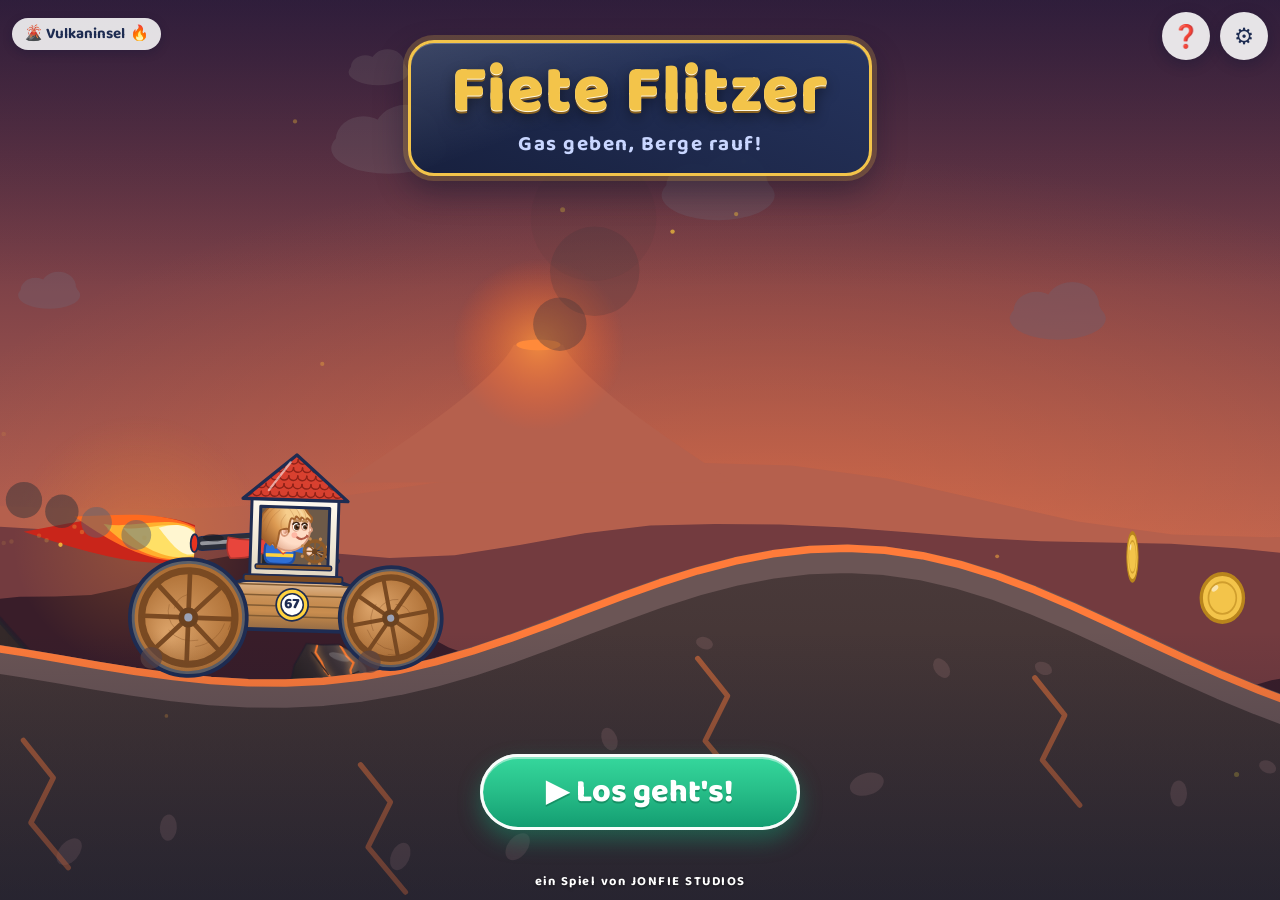
<file: index.html>
<!DOCTYPE html>
<!--
  ============================================================================
  Fiete Flitzer
  ----------------------------------------------------------------------------
  Kindgerechtes Berg-Rennspiel (ca. 6 Jahre) nach dem Vorbild von
  "Hill Climb Racing": rechts Gas, links Bremse, Münzen und Benzin sammeln,
  das Auto in der Garage verbessern. Fiete – ein blonder Junge in
  Superhelden-Farben – kann sich nie wehtun: bei einem Überschlag hilft
  ein Ballon ("Hoppla!").

  Design-Sprache wie alle JONFIE-STUDIOS-Spiele (Uhrzeit-Uhu, Fietes
  Flipper, Entdeckerfisch): große Touch-Flächen, wenig Text, weiche
  Schatten, Baloo 2 + Nunito, dunkles Titel-Schild mit Goldrahmen.

  Struktur (dieses File) / Aussehen (style.css) / Logik (*.js) getrennt:
    config.js   alle Stellschrauben (Physik, Fahrzeuge, Welten, Preise)
    gelaende.js Strecken-Generator
    physik.js   2D-Fahrzeugphysik (Federn, Reifen, Motor)
    fahrt.js    Spielregeln einer Fahrt
    roboter.js  Roboter-Fahrer (Tests + Startseiten-Show)
    kinder.js   so sehen Fiete und Jonte aus (Gesicht, Haare, Looks)
    grafik.js   Zeichnen auf dem Canvas
    klang.js    Töne + Vorlesen
    spiel.js    Menüs, Garage, Speicherstand, Spielschleife

  Hinweis: ?v=NUMMER hinter den Dateien erzwingt frische Dateien. Bei jeder
  Änderung die Nummer erhöhen UND die Cache-Version in sw.js anpassen.
  ============================================================================
-->
<html lang="de">
<head>
  <meta charset="UTF-8">
  <meta name="viewport" content="width=device-width, initial-scale=1.0, maximum-scale=1.0, user-scalable=no, viewport-fit=cover">
  <meta name="description" content="Fiete Flitzer – kindgerechtes Berg-Rennspiel: Gas geben, Münzen sammeln, Auto tunen.">
  <meta name="theme-color" content="#1d2c54">
  <meta name="mobile-web-app-capable" content="yes">
  <meta name="apple-mobile-web-app-capable" content="yes">
  <meta name="apple-mobile-web-app-title" content="Fiete Flitzer">
  <title>Fiete Flitzer</title>
  <link rel="manifest" href="manifest.webmanifest">
  <link rel="icon" href="icon-192.png" type="image/png">
  <link rel="apple-touch-icon" href="apple-touch-icon.png">
  <link rel="stylesheet" href="style.css?v=64">
</head>

<body>

  <!-- DAS SPIELFELD: Himmel, Strecke, Fahrzeug – alles im Canvas (grafik.js) -->
  <canvas id="spielfeld" aria-label="Spielfeld"></canvas>
  <!-- Nachtwald: Dunkelheit mit Lichtern, eigene Ebene über dem Spielfeld (grafik.js zeichneNacht) -->
  <canvas id="nacht-ebene" aria-hidden="true"></canvas>


  <!-- ========================================================================
       HUD: Anzeigen während der Fahrt
       ======================================================================== -->
  <div class="hud" id="hud" hidden>
    <div class="hud-links">
      <button type="button" class="chip" id="hud-muenzen" aria-label="Gesammelte Münzen">
        <span class="chip-icon" aria-hidden="true">🪙</span><span class="chip-wert" id="hud-muenzen-wert">0</span>
      </button>
      <button type="button" class="chip tank-chip" id="hud-tank" aria-label="Tank">
        <span class="chip-icon" id="hud-tank-icon" aria-hidden="true">⛽</span>
        <span class="tank-balken"><span class="tank-fuellung" id="hud-tank-fuellung"></span></span>
      </button>
    </div>
    <div class="hud-mitte">
      <div class="fortschritt" id="hud-fortschritt">
        <div class="fortschritt-balken" id="hud-fortschritt-balken"></div>
        <img class="fortschritt-auto fortschritt-geist" id="hud-fortschritt-geist" alt="" aria-hidden="true" hidden>
        <img class="fortschritt-auto" id="hud-fortschritt-auto" alt="" aria-hidden="true">
        <span class="fortschritt-ziel" aria-hidden="true">🏁</span>
      </div>
      <div class="chip strecke-chip" id="hud-strecke" hidden>
        <span class="chip-icon" aria-hidden="true">📏</span><span class="chip-wert" id="hud-strecke-wert">0 m</span>
      </div>
      <div class="chip strecke-chip geist-chip" id="hud-geist-strecke" hidden>
        <span class="chip-icon" aria-hidden="true">👻</span><span class="chip-wert" id="hud-geist-strecke-wert">0 m</span>
      </div>
    </div>
    <button type="button" class="rund-knopf" id="knopf-pause" aria-label="Pause">⏸️</button>
  </div>

  <!-- PEDALE: links Bremse (rot), rechts Gas (grün). Auch die ganze linke bzw.
       rechte Bildschirmhälfte funktioniert als Pedal (siehe spiel.js). -->
  <div class="pedale" id="pedale" hidden>
    <button type="button" class="pedal pedal-bremse" id="pedal-bremse" aria-label="Bremse">
      <span class="pedal-platte" aria-hidden="true"><span></span><span></span><span></span></span>
      <span class="pedal-text">Bremse</span>
    </button>
    <button type="button" class="pedal pedal-gas" id="pedal-gas" aria-label="Gas">
      <span class="pedal-platte" aria-hidden="true"><span></span><span></span><span></span></span>
      <span class="pedal-text">Gas</span>
    </button>
  </div>

  <!-- SPRUNG-ANZEIGE (nur Lauf-Mech): Gas + Bremse zusammen = Sprung. Der Ring füllt sich nach dem Sprung wieder;
       voll = leuchtet und wippt. -->
  <div class="sprung-hinweis" id="sprung-hinweis" hidden aria-hidden="true">
    <span class="sprung-tasten"><i class="sprung-rot"></i><b>+</b><i class="sprung-gruen"></i></span>
    <span class="sprung-icon">🦘</span><span class="sprung-text">Sprung!</span>
  </div>

  <!-- ZUSATZ-KNÖPFE links über der Bremse (linke Hand): 🚀 Raketen-Boost und 🦘 Sprungfeder.
       Der Ring füllt sich beim Aufladen; voll = bunt und pulsierend. -->
  <div class="extras" id="extras" hidden>
    <button type="button" class="extra-knopf extra-boost" id="knopf-boost" aria-label="Raketen-Boost">
      <span class="extra-icon" aria-hidden="true">🚀</span><span class="extra-zahl" id="boost-zahl" hidden></span>
    </button>
    <button type="button" class="extra-knopf extra-feder" id="knopf-feder" aria-label="Sprungfeder">
      <span class="extra-icon" aria-hidden="true">🦘</span><span class="extra-zahl" id="feder-zahl" hidden></span>
    </button>
  </div>

  <!-- Große Meldung in der Mitte ("Los geht's!", "Salto!") + Tipps -->
  <div class="meldung" id="meldung" aria-live="polite" hidden></div>
  <div class="tipp" id="tipp" hidden></div>
  <!-- Start-Ampel mit Countdown 3 – 2 – 1 – LOS -->
  <div class="ampel-box" id="ampel" hidden>
    <div class="ampel-titel" id="ampel-titel"></div>
    <div class="ampel-reihe">
      <div class="ampel" aria-hidden="true"><span class="lampe lampe-rot"></span><span class="lampe lampe-gelb"></span><span class="lampe lampe-gruen"></span></div>
      <div class="ampel-zahl" id="ampel-zahl" aria-live="assertive">3</div>
    </div>
  </div>
  <div class="update-banner" id="update-banner" role="status" hidden></div>
  <div class="hochkant-hinweis" id="hochkant-hinweis" hidden>📱↔️ Tipp: Handy quer halten!</div>


  <!-- ========================================================================
       TITELSCREEN: Hinter dem Titel läuft die Startseiten-Show (spiel.js 12b):
       Fiete fährt von allein durch alle Welten. Tippen irgendwo = Los.
       ======================================================================== -->
  <div class="titelscreen" id="titelscreen">
    <!-- Sparmodus der Show: zwei Weltbilder (mit Auto drauf) zum Überblenden -->
    <div class="show-leicht" id="show-leicht" hidden aria-hidden="true">
      <div class="show-bild"></div><div class="show-bild"></div>
    </div>
    <div class="show-blende" id="show-blende" aria-hidden="true"></div>
    <div class="titel-schleier" aria-hidden="true"></div>

    <div class="titel-ecke">
      <button type="button" class="rund-knopf titel-rund" id="knopf-titel-anleitung" aria-label="So geht's">❓</button>
      <button type="button" class="rund-knopf titel-rund" id="knopf-titel-einstellungen" aria-label="Einstellungen">⚙️</button>
    </div>

    <div class="titel-logo">
      <span class="titel-logo-glanz" aria-hidden="true"></span>
      <h1 class="titel-name">Fiete Flitzer</h1>
      <p class="titel-unter">Gas geben, Berge rauf!</p>
    </div>

    <div class="titel-unten">
      <button type="button" class="titel-start" id="knopf-start" aria-label="Spiel starten">
        <span class="titel-start-icon" aria-hidden="true">▶</span> Los geht's!
      </button>
    </div>
    <div class="show-welt" id="show-welt" aria-hidden="true"></div>
    <p class="titel-studio">ein Spiel von JONFIE STUDIOS</p>
  </div>


  <!-- ========================================================================
       WER FÄHRT? Fiete, Jonte oder beide zusammen (Geisterrennen)
       ======================================================================== -->
  <div class="spielerwahl" id="spielerwahl" hidden>
    <h2 class="spielerwahl-titel">Wer fährt?</h2>
    <div class="spielerwahl-karten" id="spielerwahl-karten"></div>
    <button type="button" class="rund-knopf spielerwahl-zahnrad" id="knopf-spielerwahl-einstellungen" aria-label="Einstellungen">⚙️</button>
  </div>


  <!-- ========================================================================
       MENÜ: Fahren (Welten + Level) und Garage (Fahrzeuge, Tuning, Farben)
       ======================================================================== -->
  <div class="menue" id="menue" hidden>
    <header class="top-bar">
      <button type="button" class="marke" id="knopf-info" aria-label="Über das Spiel">
        <span class="marke-logo" aria-hidden="true"><span class="marke-logo-text"><span>F</span><span>F</span></span></span>
        <span class="marke-text">Fiete Flitzer</span>
      </button>
      <nav class="tabs" role="tablist">
        <button type="button" class="tab aktiv" id="tab-knopf-fahren" data-tab="fahren" role="tab" aria-label="Fahren">🏁<span class="tab-wort"> Fahren</span></button>
        <button type="button" class="tab" id="tab-knopf-garage" data-tab="garage" role="tab" aria-label="Garage">🔧<span class="tab-wort"> Garage</span></button>
      </nav>
      <div class="top-rechts">
        <button type="button" class="chip konto-chip" id="konto" aria-label="Deine Münzen">
          <span class="chip-icon" aria-hidden="true">🪙</span><span class="chip-wert" id="konto-wert">0</span>
        </button>
        <button type="button" class="rund-knopf klein" id="knopf-anleitung" aria-label="Anleitung: So geht's">❓</button>
        <button type="button" class="rund-knopf klein" id="knopf-einstellungen" aria-label="Einstellungen">⚙️</button>
      </div>
    </header>

    <main class="menue-inhalt">
      <!-- Welten + Level -->
      <section class="tab-seite" id="tab-fahren">
        <div class="fahrzeug-leiste" id="fahrzeug-leiste"></div>
        <div class="welten-liste" id="welten-liste"></div>
        <!-- Zu zweit: Geisterrennen vorbereiten -->
        <div class="duell" id="duell-lobby" hidden>
          <div class="duell-kopf">
            <button type="button" class="fiete-chip" id="duell-spielerwahl" aria-label="Wer fährt? (zurück)"></button>
            <h2 class="duell-titel">👫 Geisterrennen zu zweit</h2>
            <span class="duell-stand" id="duell-stand"></span>
          </div>
          <div class="duell-paarung" id="duell-paarung" hidden></div>
          <div class="duell-spieler" id="duell-spieler"></div>
          <h3 class="duell-abschnitt">🗺️ Welche Strecke?</h3>
          <div class="duell-welten" id="duell-welten"></div>
          <div class="duell-level" id="duell-level"></div>
          <h3 class="duell-abschnitt">🏁 Wer fährt zuerst?</h3>
          <div class="duell-start" id="duell-start"></div>
        </div>
      </section>

      <!-- Garage -->
      <section class="tab-seite" id="tab-garage" hidden>
        <div class="garage-kinder" id="garage-kinder" hidden></div>
        <div class="garage">
          <div class="garage-buehne">
            <div class="buehne-kopf">
              <button type="button" class="pfeil-knopf" id="fz-zurueck" aria-label="Vorheriges Fahrzeug">◀</button>
              <div class="fz-titel">
                <span class="fz-name" id="fz-name">Flitzer</span>
                <span class="fz-nummer" id="fz-nummer">1 / 7</span>
              </div>
              <button type="button" class="pfeil-knopf" id="fz-vor" aria-label="Nächstes Fahrzeug">▶</button>
            </div>
            <div class="vorschau-rahmen">
              <canvas class="vorschau" id="vorschau" aria-label="Fahrzeug-Vorschau"></canvas>
              <button type="button" class="motor-hoeren" id="fz-motor" aria-label="Motor anhören">🔊</button>
            </div>
            <p class="fz-text" id="fz-text"></p>
            <div class="fz-werte" id="fz-werte"></div>
            <button type="button" class="aktion-knopf" id="fz-aktion">✅ Ausgewählt</button>
          </div>
          <div class="garage-werkstatt">
            <h3 class="werkstatt-titel" id="look-titel">💇 Fietes Look</h3>
            <div class="outfit-liste look-liste" id="look-liste"></div>
            <h3 class="werkstatt-titel" id="outfit-titel">🦸 Fietes Outfit</h3>
            <div class="outfit-liste" id="outfit-liste"></div>
            <h3 class="werkstatt-titel">🔧 Tuning</h3>
            <div class="upgrade-liste" id="upgrade-liste"></div>
            <h3 class="werkstatt-titel">🎨 Farbe</h3>
            <div class="farb-liste" id="farb-liste"></div>
            <div class="farb-editor" id="farb-editor" hidden></div>
            <h3 class="werkstatt-titel">✨ Muster</h3>
            <div class="kachel-liste" id="muster-liste"></div>
            <h3 class="werkstatt-titel" id="felgen-titel">🛞 Felgen</h3>
            <div class="kachel-liste" id="felgen-liste"></div>
            <h3 class="werkstatt-titel" id="beifahrer-titel">🐾 Beifahrer</h3>
            <div class="kachel-liste" id="beifahrer-liste"></div>
            <h3 class="werkstatt-titel" id="spur-titel">💫 Spur</h3>
            <div class="kachel-liste" id="spur-liste"></div>
          </div>
        </div>
      </section>
    </main>
  </div>


  <!-- ========================================================================
       GEISTERRENNEN: Übergabe ("Jetzt ist Jonte dran!"), Würfeln, Siegerehrung
       ======================================================================== -->
  <div class="modal-overlay" id="uebergabe" aria-hidden="true">
    <div class="karte uebergabe-karte" role="dialog" aria-modal="true" aria-labelledby="uebergabe-titel">
      <p class="uebergabe-vorher" id="uebergabe-vorher" hidden></p>
      <img class="uebergabe-bild" id="uebergabe-bild" alt="">
      <h2 class="karte-titel" id="uebergabe-titel">Fiete ist dran!</h2>
      <p class="karte-hinweis" id="uebergabe-text"></p>
      <button type="button" class="gruen-knopf" id="knopf-uebergabe-los">▶️ Los!</button>
      <button type="button" class="zweit-knopf" id="knopf-uebergabe-abbruch">🏠 Abbrechen</button>
    </div>
  </div>

  <div class="modal-overlay" id="wuerfeln" aria-hidden="true">
    <div class="karte wuerfel-karte" role="dialog" aria-modal="true" aria-label="Würfeln, wer zuerst fährt">
      <h2 class="karte-titel">🎲 Wer fängt an?</h2>
      <div class="wuerfel-reihe" id="wuerfel-reihe"></div>
      <p class="wuerfel-text" id="wuerfel-text">Die Würfel rollen …</p>
    </div>
  </div>

  <div class="modal-overlay" id="duell-ergebnis" aria-hidden="true">
    <div class="karte duell-ergebnis-karte" role="dialog" aria-modal="true" aria-labelledby="duell-ergebnis-titel">
      <h2 class="karte-titel" id="duell-ergebnis-titel">🏆 Jonte gewinnt!</h2>
      <div class="podest" id="duell-podest"></div>
      <p class="duell-stand gross" id="duell-ergebnis-stand"></p>
      <div class="ergebnis-knoepfe">
        <button type="button" class="gruen-knopf" id="knopf-revanche">🔄 Revanche!</button>
        <button type="button" class="zweit-knopf" id="knopf-duell-strecke">🗺️ Strecke</button>
        <button type="button" class="zweit-knopf" id="knopf-duell-garage">🔧 Garage</button>
        <button type="button" class="zweit-knopf" id="knopf-duell-menue">👥 Wer fährt?</button>
      </div>
    </div>
  </div>


  <!-- ========================================================================
       PAUSE
       ======================================================================== -->
  <div class="modal-overlay" id="pause" aria-hidden="true">
    <div class="karte pause-karte" role="dialog" aria-modal="true" aria-label="Pause">
      <h2 class="karte-titel">⏸️ Pause</h2>
      <button type="button" class="gruen-knopf" id="knopf-weiter">▶️ Weiter</button>
      <button type="button" class="zweit-knopf" id="knopf-nochmal">🔄 Nochmal von vorn</button>
      <button type="button" class="zweit-knopf" id="knopf-menue">🏠 Zum Menü</button>
      <p class="karte-hinweis">Gesammelte Münzen darfst du behalten!</p>
    </div>
  </div>


  <!-- ========================================================================
       ERGEBNIS (kein "Game Over": immer Lob + Münzen)
       ======================================================================== -->
  <div class="modal-overlay" id="ergebnis" aria-hidden="true">
    <div class="karte ergebnis-karte" role="dialog" aria-modal="true" aria-labelledby="ergebnis-titel">
      <div class="ergebnis-held" aria-hidden="true">
        <img class="ergebnis-fiete" id="ergebnis-fiete" alt="">
        <span class="ergebnis-icon" id="ergebnis-icon">🏆</span>
      </div>
      <h2 class="karte-titel" id="ergebnis-titel">Ziel erreicht!</h2>
      <div class="ergebnis-sterne" id="ergebnis-sterne" aria-label="Sterne">
        <span class="stern-gross">★</span><span class="stern-gross">★</span><span class="stern-gross">★</span>
      </div>
      <ul class="ergebnis-liste" id="ergebnis-liste"></ul>
      <div class="ergebnis-summe">
        <span class="chip-icon" aria-hidden="true">🪙</span> +<b id="ergebnis-summe">0</b>
      </div>
      <p class="karte-hinweis" id="ergebnis-tipp"></p>
      <div class="ergebnis-knoepfe">
        <button type="button" class="gruen-knopf" id="knopf-ergebnis-weiter">▶️ Nächstes Level</button>
        <button type="button" class="zweit-knopf profi-knopf" id="knopf-ergebnis-profi" hidden>🔥 Profi-Level</button>
        <button type="button" class="zweit-knopf" id="knopf-ergebnis-nochmal">🔄 Nochmal</button>
        <button type="button" class="zweit-knopf" id="knopf-ergebnis-garage">🔧 Garage</button>
        <button type="button" class="zweit-knopf" id="knopf-ergebnis-menue">🏠 Menü</button>
      </div>
    </div>
  </div>


  <!-- ========================================================================
       EINSTELLUNGEN
       ======================================================================== -->
  <!-- EIGENER CHARAKTER: Name und Aussehen (Spielerwahl → ⚙️ am Kärtchen) -->
  <div class="modal-overlay" id="eigen-dialog" aria-hidden="true">
    <div class="modal eigen-modal" role="dialog" aria-modal="true" aria-label="Eigener Charakter">
      <header class="modal-kopf">
        <h2 class="modal-titel">🧒 Eigener Charakter</h2>
        <button type="button" class="modal-schliessen" id="eigen-zu" aria-label="Schließen">✕</button>
      </header>
      <div class="modal-inhalt eigen-inhalt">
        <div class="eigen-vorschau-spalte">
          <img class="eigen-vorschau" id="eigen-vorschau" alt="So siehst du aus">
          <input type="text" class="eigen-name" id="eigen-name" maxlength="14" placeholder="Dein Name" autocomplete="off" aria-label="Name">
        </div>
        <div class="eigen-wahl" id="eigen-wahl"></div>
      </div>
      <footer class="eigen-fuss">
        <button type="button" class="zweit-knopf" id="eigen-ausblenden">🙈 Ausblenden</button>
        <button type="button" class="gruen-knopf" id="eigen-fertig">✅ Fertig</button>
      </footer>
    </div>
  </div>

  <div class="modal-overlay" id="einstellungen" aria-hidden="true">
    <div class="modal" role="dialog" aria-modal="true" aria-label="Einstellungen">
      <header class="modal-kopf">
        <h2 class="modal-titel">⚙️ Einstellungen</h2>
        <button type="button" class="modal-schliessen" id="einstellungen-zu" aria-label="Schließen">✕</button>
      </header>
      <div class="modal-inhalt">
        <button type="button" class="hilfe-button" id="knopf-hilfe"><span class="hilfe-frage">?</span> Hilfe &amp; Was ist neu?</button>
        <section class="opt-gruppe">
          <h3 class="opt-titel">🎚️ Schwierigkeit</h3>
          <div class="opt-reihe">
            <button type="button" class="opt-karte" data-setting="schwierigkeit" data-wert="leicht">
              <span class="opt-icon">🐢</span><span class="opt-name">Leicht</span><span class="opt-text">Auto bleibt stabiler, größerer Tank</span>
            </button>
            <button type="button" class="opt-karte" data-setting="schwierigkeit" data-wert="normal">
              <span class="opt-icon">🐇</span><span class="opt-name">Normal</span><span class="opt-text">Wie beim großen Vorbild</span>
            </button>
            <button type="button" class="opt-karte" data-setting="schwierigkeit" data-wert="profi">
              <span class="opt-icon">🚀</span><span class="opt-name">Profi</span><span class="opt-text">Weniger Benzin, Hoppla kostet mehr</span>
            </button>
          </div>
          <div class="opt-reihe opt-reihe-eins">
            <button type="button" class="opt-karte opt-schalter" data-schalter="bruchlandung">
              <span class="opt-icon">💥</span><span class="opt-name">Bruchlandung</span><span class="opt-text">An: Wer zu schief landet, braucht den Ballon. Aus: Das Auto prallt ab und fährt weiter.</span><span class="opt-schalter-status"></span>
            </button>
            <button type="button" class="opt-karte opt-schalter" data-schalter="tipps">
              <span class="opt-icon">💡</span><span class="opt-name">Tipps</span><span class="opt-text">Kleine Hinweise oben links, wie man fährt (z. B. „In der Luft: Gas hebt die Nase“).</span><span class="opt-schalter-status"></span>
            </button>
          </div>
        </section>

        <section class="opt-gruppe">
          <h3 class="opt-titel">🔊 Ton &amp; Anzeige</h3>
          <div class="opt-reihe opt-reihe-vier">
            <button type="button" class="opt-karte opt-schalter" data-schalter="ton">
              <span class="opt-icon">🔊</span><span class="opt-name">Töne</span><span class="opt-schalter-status"></span>
            </button>
            <button type="button" class="opt-karte opt-schalter" data-schalter="sprache">
              <span class="opt-icon">🗣️</span><span class="opt-name">Vorlesen</span><span class="opt-schalter-status"></span>
            </button>
            <button type="button" class="opt-karte opt-schalter" data-schalter="instrumente">
              <span class="opt-icon">⏱️</span><span class="opt-name">Tacho</span><span class="opt-schalter-status"></span>
            </button>
            <button type="button" class="opt-karte opt-schalter" data-schalter="kraefte">
              <span class="opt-icon">🔬</span><span class="opt-name">Kräfte</span><span class="opt-schalter-status"></span>
            </button>
          </div>
          <div class="opt-reihe opt-reihe-eins">
            <button type="button" class="opt-karte opt-schalter" data-schalter="tonHandy">
              <span class="opt-icon">📱</span><span class="opt-name">Handy-Ton</span><span class="opt-text">Kein Ton, obwohl laut gestellt? Einschalten – dann kommen die Klänge wie bei einem Video (für manche älteren Android-Handys).</span><span class="opt-schalter-status"></span>
            </button>
            <button type="button" class="opt-karte" id="knopf-ton-test">
              <span class="opt-icon">🔈</span><span class="opt-name">Ton testen</span><span class="opt-text" id="ton-zustand">Spielt eine kleine Melodie und sagt „Hallo“.</span>
            </button>
          </div>
          <p class="opt-untertitel">🔬 Kräfte: zeigt beim Fahren Gewichtskraft, Normalkraft und Reibung als Pfeile.</p>
        </section>

        <section class="opt-gruppe" id="ausrichtung-gruppe" hidden>
          <h3 class="opt-titel">📱 Bildschirm</h3>
          <div class="opt-reihe">
            <button type="button" class="opt-karte" data-setting="ausrichtung" data-wert="quer">
              <span class="opt-icon">↔️</span><span class="opt-name">Quer</span><span class="opt-text">Weiter Blick nach vorn</span>
            </button>
            <button type="button" class="opt-karte" data-setting="ausrichtung" data-wert="hoch">
              <span class="opt-icon">↕️</span><span class="opt-name">Hochkant</span><span class="opt-text">Gut mit einer Hand</span>
            </button>
            <button type="button" class="opt-karte" data-setting="ausrichtung" data-wert="auto">
              <span class="opt-icon">🔄</span><span class="opt-name">Drehen</span><span class="opt-text">Wie du das Handy hältst</span>
            </button>
          </div>
        </section>

        <section class="opt-gruppe" id="install-gruppe" hidden>
          <h3 class="opt-titel">📲 Als App</h3>
          <button type="button" class="install-button" id="knopf-installieren">📲 App installieren</button>
          <p class="install-hinweis" id="install-hinweis"></p>
        </section>

        <section class="opt-gruppe">
          <h3 class="opt-titel">ℹ️ Für Große</h3>
          <p class="opt-info">
            Die Physik ist echt: Federn mit Eigenfrequenz und Dämpfung, Reifen mit
            Haftreibung (µ), Rollwiderstand, Hangabtriebskraft und Drehimpuls in der
            Luft. Auf dem Mond gilt g = 1,62 m/s², auf Schnee ist µ kleiner, im Sand der
            Rollwiderstand größer. Details stehen in der README.
          </p>
          <!-- 7× tippen öffnet den versteckten Entwickler-Bereich -->
          <button type="button" class="opt-version" id="opt-version">Fiete Flitzer · Version ?</button>
        </section>

        <section class="opt-gruppe entwickler-gruppe" id="entwickler-gruppe" hidden>
          <h3 class="opt-titel">🛠️ Entwickler</h3>
          <div class="opt-reihe">
            <button type="button" class="opt-karte" id="dev-muenzen">
              <span class="opt-icon">🪙</span><span class="opt-name">+10.000</span><span class="opt-text">für Fiete und Jonte</span>
            </button>
            <button type="button" class="opt-karte opt-schalter" id="dev-alle-offen">
              <span class="opt-icon">🔓</span><span class="opt-name">Alle Level</span><span class="opt-schalter-status"></span>
            </button>
            <button type="button" class="opt-karte opt-schalter" id="dev-editor">
              <span class="opt-icon">✏️</span><span class="opt-name">Strecken-Editor</span><span class="opt-schalter-status"></span>
            </button>
            <button type="button" class="opt-karte opt-schalter" id="dev-gasbremse">
              <span class="opt-icon">🎛️</span><span class="opt-name">Gas+Bremse alt</span><span class="opt-schalter-status"></span>
            </button>
            <button type="button" class="opt-karte" id="dev-startseite">
              <span class="opt-icon">🎬</span><span class="opt-name">Startseite</span><span class="opt-schalter-status dev-wert"></span>
            </button>
            <button type="button" class="opt-karte" id="dev-aus">
              <span class="opt-icon">🙈</span><span class="opt-name">Verstecken</span><span class="opt-text">Bereich ausblenden</span>
            </button>
          </div>
          <p class="opt-untertitel">Nur zum Testen: Münzen für beide Kinder, „Alle Level“ öffnet jede Welt, ohne den Fortschritt zu verändern. „Strecken-Editor“ (in Arbeit) zeigt oben in der Weltenliste „Eigene Strecke“. „Gas+Bremse alt“: beide Pedale zugleich heben sich in der Luft auf, und Stabilisator/Luft-Kreisel halten das Auto ruhig (bis Version 35, macht Sprünge sehr leicht).</p>
        </section>

        <section class="opt-gruppe" id="sicherung-gruppe">
          <h3 class="opt-titel">💾 Spielstand sichern</h3>
          <p class="opt-info">Mit diesem Code holst du den Fortschritt von Fiete und Jonte zurück – auf einem neuen Handy oder wenn der Browser die Daten gelöscht hat. Am besten kopieren und dir selbst schicken.</p>
          <p class="opt-info code-warnung" id="safari-warnung" hidden>⚠️ Im Safari-Browser löscht das iPhone gespeicherte Spiele nach einigen Tagen ohne Besuch. Sichere den Code – oder installiere die App.</p>
          <div class="code-box" id="spielstand-code" aria-label="Spielstand-Code"></div>
          <div class="code-knoepfe">
            <button type="button" class="code-knopf" id="code-kopieren">📋 Kopieren</button>
            <button type="button" class="code-knopf" id="code-teilen" hidden>📤 Teilen</button>
            <button type="button" class="code-knopf" id="code-eingeben">⌨️ Code eingeben</button>
          </div>
          <div class="code-eingabe" id="code-eingabe" hidden>
            <textarea id="code-feld" rows="4" placeholder="Code hier einfügen oder abtippen" aria-label="Spielstand-Code eingeben"
                      autocomplete="off" autocorrect="off" autocapitalize="characters" spellcheck="false"></textarea>
            <button type="button" class="install-button" id="code-laden">✅ Spielstand laden</button>
            <p class="code-fehler" id="code-fehler" role="alert"></p>
          </div>
        </section>

        <section class="opt-gruppe">
          <button type="button" class="reset-button" id="knopf-zuruecksetzen">♻️ Spielstand zurücksetzen</button>
        </section>
      </div>
      <button type="button" class="modal-fertig" id="einstellungen-fertig">✅ Fertig</button>
    </div>
  </div>

  <!-- ========================================================================
       HILFE: Was kann man alles machen? + Neuigkeiten (Changelog aus config.js)
       ======================================================================== -->
  <div class="modal-overlay" id="hilfe" aria-hidden="true">
    <div class="modal hilfe-modal" role="dialog" aria-modal="true" aria-label="Hilfe">
      <header class="modal-kopf">
        <h2 class="modal-titel">❓ So geht's</h2>
        <button type="button" class="modal-schliessen" id="hilfe-zu" aria-label="Schließen">✕</button>
      </header>
      <div class="modal-inhalt" id="hilfe-inhalt">
        <nav class="hilfe-reiter" role="tablist">
          <button type="button" data-seite="anleitung" role="tab">🎮 So geht's</button>
          <button type="button" data-seite="welten" role="tab">🗺️ Welten</button>
          <button type="button" data-seite="neu" role="tab">✨ Neu</button>
        </nav>

        <div class="hilfe-seite" data-seite-inhalt="anleitung">
          <section class="opt-gruppe hilfe-gruppe hilfe-kurz">
            <h3 class="opt-titel">🏁 In aller Kürze</h3>
            <div class="kurz-liste">
              <div><span>🏁</span><b>Ziel:</b> Fahr bis zur Zielflagge – über Berge, Schanzen und durch viele Welten.</div>
              <div><span>🟢</span><b>Rechts Gas, links Bremse.</b> Steht das Auto, fährt die Bremse rückwärts.</div>
              <div><span>✈️</span><b>In der Luft:</b> Gas hebt die Nase, Bremse senkt sie. So landest du gerade und machst Saltos.</div>
              <div><span>⛽</span><b>Benzin sammeln!</b> Rote Kanister füllen den Tank. Ist er leer, ist die Fahrt vorbei.</div>
              <div><span>🪙</span><b>Münzen</b> darfst du immer behalten. Viele Münzen im Ziel = bis zu 3 Sterne ⭐.</div>
              <div><span>🔧</span><b>Garage:</b> Mit Münzen neue Fahrzeuge, Tuning, Farben und Spuren kaufen.</div>
              <div><span>🎈</span><b>Umgekippt?</b> Kein Problem – ein Ballon stellt dich wieder hin.</div>
            </div>
          </section>

          <section class="opt-gruppe hilfe-gruppe" id="hilfe-fahren">
            <h3 class="opt-titel">🎮 So fährst du</h3>
            <ul class="hilfe-liste">
              <li><b>Gas</b> ist rechts 🟢, <b>Bremse</b> links 🔴. Die ganze rechte bzw. linke Bildschirmhälfte geht auch.</li>
              <li><b>Am Berg</b> nicht zu viel Gas, sonst kippt das Auto nach hinten. Vor steilen Abhängen kurz bremsen.</li>
              <li><b>Tricks</b>: Salto 🤸 +50, Looping 🎢 +75, lange Sprünge geben einen Luftsprung-Bonus.</li>
              <li>Liegt das Auto fest oder auf dem Dach, holt dich ein <b>Ballon 🎈</b>. Das kostet etwas Benzin.</li>
              <li><b>Bruchlandung 💥</b> (Einstellungen): Wenn sie an ist, braucht jede zu schiefe Landung den Ballon.</li>
            </ul>
          </section>

          <section class="opt-gruppe hilfe-gruppe" id="hilfe-extras">
            <h3 class="opt-titel">🚀 Turbo und 🦘 Sprungfeder</h3>
            <p class="opt-info">Die zwei runden Knöpfe links über der Bremse. Grau heißt: noch nicht bereit. Bunt und blinkend heißt: Los, drück!</p>
            <ul class="hilfe-liste">
              <li><b>🚀 Turbo</b>: Sammle einen <b>lila Raketen-Kanister</b>, dann drücken – das Auto wird kurz doppelt so schnell.</li>
              <li><b>🦘 Sprungfeder</b>: Lädt sich mit <b>3 Saltos</b> auf. Drücken, wenn die Räder am Boden sind, und das Auto hüpft hoch.</li>
            </ul>
          </section>

          <section class="opt-gruppe hilfe-gruppe" id="hilfe-garage">
            <h3 class="opt-titel">🔧 Garage</h3>
            <ul class="hilfe-liste">
              <li><b id="hilfe-fahrzeuge">Fahrzeuge</b> – jedes fährt sich anders.</li>
              <li><b>Verbessern</b>: Motor, Reifen, Federung und Tank je 5 Stufen, dazu Allrad.</li>
              <li><b>Aussehen</b>: Lackfarben (auch eigene Farbe und Farbverlauf), Muster, Spuren, Beifahrer, Outfits und Looks für Fiete und Jonte.</li>
            </ul>
          </section>

          <section class="opt-gruppe hilfe-gruppe">
            <h3 class="opt-titel">🗺️ Welten und Spielarten</h3>
            <ul class="hilfe-liste">
              <li><b id="hilfe-weltenzahl">Welten</b> mit je 4 Leveln. Nach Level 3 öffnet sich die nächste Welt. Level 4 ist das freiwillige <b>🔥 Profi-Level</b>. Deine Welten zeigt dir der Reiter <b>🗺️ Welten</b> – die anderen sind noch geheim.</li>
              <li><b>Endlos ♾️</b>: Wie weit kommst du? Alle 500 m gibt es einen Bonus.</li>
              <li><b>Zu zweit 👥</b>: Fiete und Jonte fahren nacheinander dieselbe Strecke, der Zweite gegen den Geist 👻 der ersten Fahrt.</li>
              <li><b>Schwierigkeit</b> (Einstellungen): Leicht 🐢 hält das Auto stabiler und gibt mehr Benzin.</li>
            </ul>
          </section>
        </div>

        <div class="hilfe-seite" data-seite-inhalt="welten" hidden>
          <p class="opt-info" id="welten-intro">Deine Welten – was gibt es dort Besonderes?</p>
          <div class="welt-info-liste" id="welt-info-liste"></div>
        </div>

        <div class="hilfe-seite" data-seite-inhalt="neu" hidden>
          <section class="opt-gruppe hilfe-gruppe" id="hilfe-neu">
            <h3 class="opt-titel">✨ Was ist neu?</h3>
            <div id="hilfe-neuigkeiten"></div>
          </section>
        </div>
      </div>
      <button type="button" class="modal-fertig" id="hilfe-fertig">✅ Alles klar</button>
    </div>
  </div>

  <!-- ELTERN-DIALOG: Sicherung vor dem Zurücksetzen und vor dem Entwickler-Bereich
       (kleine Rechenaufgabe) -->
  <div class="modal-overlay" id="eltern" aria-hidden="true">
    <div class="modal eltern-modal" role="dialog" aria-modal="true" aria-label="Frage für Erwachsene">
      <h2 class="eltern-titel">🔒 Frage für Erwachsene</h2>
      <p class="eltern-text"><span id="eltern-frage">Wirklich alles löschen?</span> Dann rechne:<br><b id="eltern-aufgabe">7 × 8</b></p>
      <div class="eltern-antworten" id="eltern-antworten"></div>
      <button type="button" class="eltern-abbrechen" id="eltern-abbrechen">Abbrechen</button>
    </div>
  </div>

  <!-- Konfetti-Ebene + kleines Popover -->
  <div class="konfetti-ebene" id="konfetti" aria-hidden="true"></div>
  <div class="popover" id="popover" role="status" hidden></div>

  <!-- Skripte in der richtigen Reihenfolge -->
  <script src="config.js?v=64"></script>
  <script src="gelaende.js?v=64"></script>
  <script src="physik.js?v=64"></script>
  <script src="fahrt.js?v=64"></script>
  <script src="roboter.js?v=64"></script>
  <script src="startseite-szenen.js?v=64"></script>
  <script src="geist.js?v=64"></script>
  <script src="kinder.js?v=64"></script>
  <script src="spielstand.js?v=64"></script>
  <script src="requisiten.js?v=64"></script>
  <script src="grafik.js?v=64"></script>
  <script src="grafik-welt.js?v=64"></script>
  <script src="klang.js?v=64"></script>
  <script src="editor.js?v=64"></script>
  <script src="spiel.js?v=64"></script>
</body>
</html>
</file>
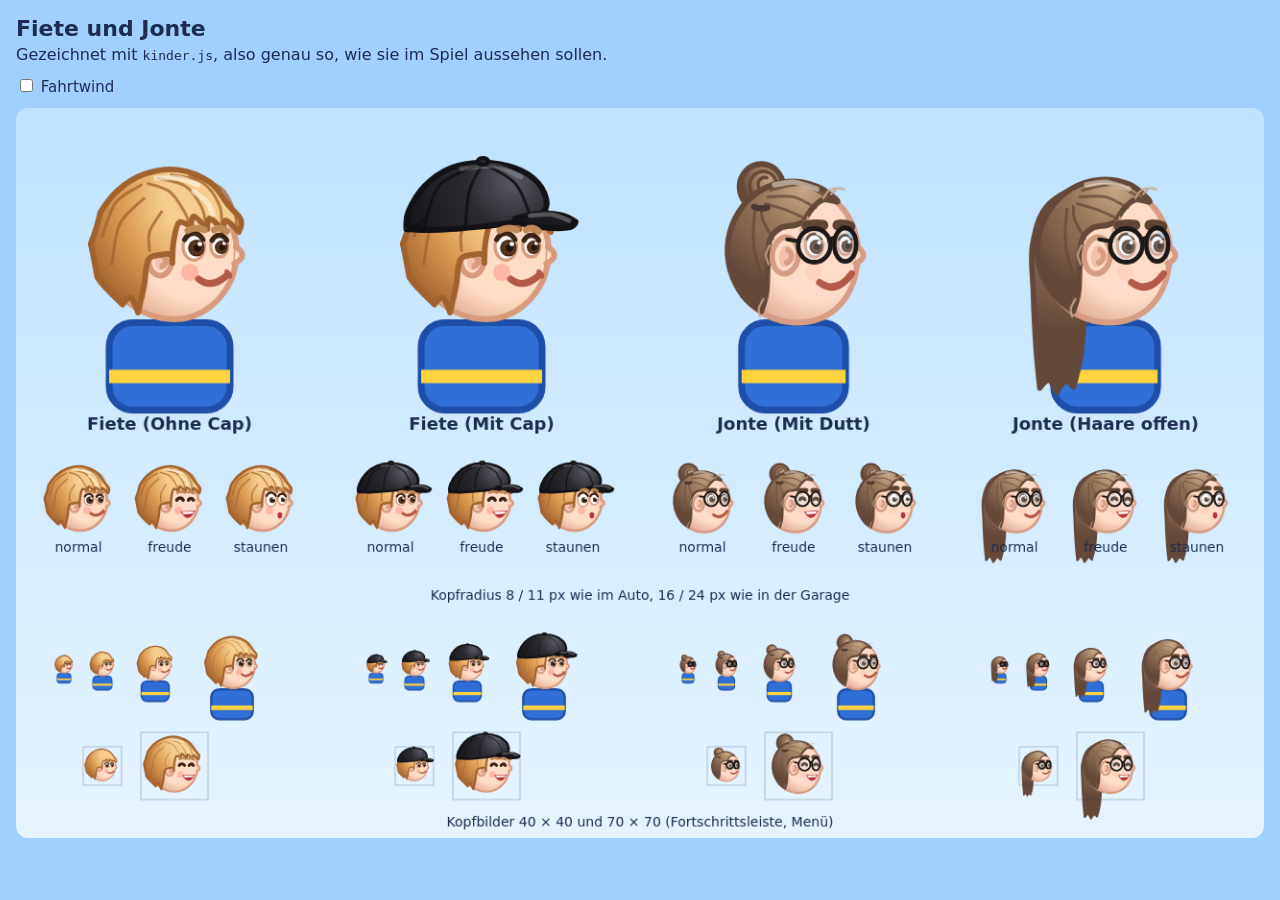
<file: werkzeuge/kinder-vorschau.html>
<!doctype html>
<html lang="de">
<head>
<meta charset="utf-8">
<meta name="viewport" content="width=device-width, initial-scale=1">
<title>Fiete und Jonte – Vorschau</title>
<!--
  Vorschau für kinder.js: zeigt Fiete und Jonte groß, mit allen
  Gesichtsausdrücken und in den kleinen Größen aus dem Spiel.
  Einfach im Browser öffnen (braucht nur ../kinder.js).
-->
<style>
  body { margin: 0; padding: 16px; background: #9fd0ff; font-family: system-ui, sans-serif; color: #1e2c52; }
  h1 { margin: 0 0 4px; font-size: 22px; }
  p { margin: 0 0 12px; }
  canvas { display: block; max-width: 100%; background: linear-gradient(#bfe2ff, #e6f4ff); border-radius: 12px; }
  label { display: inline-block; margin: 0 0 12px; font-size: 15px; }
</style>
</head>
<body>
<h1>Fiete und Jonte</h1>
<p>Gezeichnet mit <code>kinder.js</code>, also genau so, wie sie im Spiel aussehen sollen.</p>
<label><input type="checkbox" id="wind"> Fahrtwind</label>
<canvas id="bild" width="1300" height="760"></canvas>
<script src="../kinder.js"></script>
<script>
  "use strict";
  var K = FF.Kinder;
  // beide Kinder in allen Varianten (wie in der Garage unter „Look“)
  var KINDER = [];
  Object.keys(K.VARIANTEN).forEach(function (id) {
    K.VARIANTEN[id].forEach(function (v) { KINDER.push({ id: id, variante: v.id, name: id.charAt(0).toUpperCase() + id.slice(1) + " (" + v.name + ")" }); });
  });
  var c = document.getElementById("bild"), g = c.getContext("2d");
  var B = 1300, H = 760, DPR = Math.min(2, window.devicePixelRatio || 1);
  c.width = B * DPR; c.height = H * DPR;

  // einfacher Oberkörper (Superhelden-Anzug), nur damit man die Größe einschätzen kann
  function koerper(x, y, r, breite) {
    g.fillStyle = "#2f6fd6"; g.strokeStyle = "#1d4fa8"; g.lineWidth = r * 0.1;
    g.beginPath(); g.roundRect(x - r * 0.9 * breite, y + r * 1.05, r * 1.8 * breite, r * 1.3, r * 0.35); g.fill(); g.stroke();
    g.fillStyle = "#ffd23f"; g.fillRect(x - r * 0.9 * breite, y + r * 1.75, r * 1.8 * breite, r * 0.2);
  }

  function text(t, x, y, gross) {
    g.fillStyle = "#1e2c52"; g.font = (gross ? "bold 18px" : "14px") + " system-ui, sans-serif"; g.textAlign = "center";
    g.fillText(t, x, y);
  }

  // Kopf an Bildschirmposition (sx, sy) mit Radius rp Pixel: Spiel-Koordinaten (y nach oben)
  function kopf(kind, sx, sy, rp, ausdruck, wind, zeit) {
    g.save(); g.translate(sx, sy); g.scale(1, -1);
    K.zeichneKopf(g, 0, 0, rp, ausdruck, false, kind, wind, zeit);
    g.restore();
  }

  function malen(zeit) {
    var wind = document.getElementById("wind").checked ? 1 : 0;
    g.setTransform(DPR, 0, 0, DPR, 0, 0);
    g.clearRect(0, 0, B, H);
    KINDER.forEach(function (k, i) {
      var x = 160 + i * 325;
      // groß
      koerper(x, 150, 70, k.id === "fiete" ? 1 : 0.86);
      kopf(k, x, 150, 70, "normal", wind, zeit);
      text(k.name, x, 335, true);
      // Ausdrücke
      ["normal", "freude", "staunen"].forEach(function (a, j) {
        kopf(k, x - 95 + j * 95, 410, 30, a, wind, zeit);
        text(a, x - 95 + j * 95, 462);
      });
      // Größen wie im Spiel: Auto (Kopfradius ≈ 8–12 px), Fortschrittsleiste, Garage
      [8, 11, 16, 24].forEach(function (rp, j) {
        var kx = x - 110 + [0, 40, 95, 175][j];
        koerper(kx, 580, rp, k.id === "fiete" ? 1 : 0.86);
        kopf(k, kx, 580, rp, "normal", wind, zeit);
      });
      // Kopfbild wie in der Fortschrittsleiste (40 × 40) und im Menü (70 × 70)
      g.save(); g.translate(x - 90, 665); K.zeichneKopfbild(g, 40, 40, k, "normal"); g.restore();
      g.save(); g.translate(x - 30, 650); K.zeichneKopfbild(g, 70, 70, k, "freude"); g.restore();
      g.strokeStyle = "rgba(30,44,82,0.25)"; g.lineWidth = 1;
      g.strokeRect(x - 90, 665, 40, 40); g.strokeRect(x - 30, 650, 70, 70);
    });
    text("Kopfradius 8 / 11 px wie im Auto, 16 / 24 px wie in der Garage", 650, 512);
    text("Kopfbilder 40 × 40 und 70 × 70 (Fortschrittsleiste, Menü)", 650, 748);
  }

  var start = performance.now();
  function schleife() {
    malen((performance.now() - start) / 1000);
    if (document.getElementById("wind").checked) requestAnimationFrame(schleife);
  }
  document.getElementById("wind").addEventListener("change", schleife);
  malen(0.4);
</script>
</body>
</html>
</file>
<file: style.css>
/* ===========================================================================
   Fiete Flitzer  –  Stylesheet (style.css)
   ---------------------------------------------------------------------------
   Mobil-first, am liebsten im QUERFORMAT (wie das große Vorbild), für
   ca. 6-Jährige. Gleiche Design-Sprache wie alle JONFIE-STUDIOS-Spiele:
     - Blauverlauf-Bühne, weiße Flächen mit WEICHEN, diffusen Schatten
     - dunkles, edles Titel-Schild mit Goldrahmen
     - warmes Orange als Highlight, frisches Grün als Erfolgsfarbe
     - Schriften: Baloo 2 (Display) + Nunito (Text), lokal eingebunden
   Das Spiel selbst (Strecke, Auto) wird im Canvas gezeichnet – grafik.js.
   =========================================================================== */


/* 0) LOKALE SCHRIFTEN (offline-fähig, kein CDN) ---------------------------- */
@font-face {
  font-family: "Baloo 2";
  font-style: normal;
  font-weight: 500 800;
  font-display: swap;
  src: url("fonts/baloo2-latin.woff2") format("woff2");
}
@font-face {
  font-family: "Nunito";
  font-style: normal;
  font-weight: 600 800;
  font-display: swap;
  src: url("fonts/nunito-latin.woff2") format("woff2");
}


/* 1) DESIGN-TOKENS (Palette wie Uhrzeit-Uhu / Fietes Flipper) --------------- */
:root {
  --bg-top: #e7f0fe;
  --bg-mid: #c2d8f6;
  --bg-bot: #8fb2e6;

  --surface: #ffffff;
  --ink:     #1e2c52;
  --muted:   #5f6e96;

  --card-1: #2b4373;
  --card-2: #1d2c54;

  --accent:   #ff9e2c;
  --cta:      #28c08a;
  --cta-deep: #149e72;
  --gold:     #f3c44a;
  --rot:      #e8453c;
  --rot-deep: #b8302a;

  --font-display: "Baloo 2", "Comic Sans MS", "Trebuchet MS", system-ui, sans-serif;
  --font-body:    "Nunito", "Trebuchet MS", system-ui, -apple-system, "Segoe UI", sans-serif;

  --radius: 22px;
  --sh-soft: 0 14px 34px rgba(36, 64, 130, 0.18);
  --sh-card: 0 8px 20px rgba(36, 64, 130, 0.14);
  --sh-chip: 0 4px 12px rgba(36, 64, 130, 0.16);
}


/* 2) GRUND-LAYOUT ----------------------------------------------------------- */
* { box-sizing: border-box; margin: 0; padding: 0; }
html { height: 100%; -webkit-text-size-adjust: 100%; text-size-adjust: 100%; }
body {
  font-family: var(--font-body);
  font-weight: 700;
  color: var(--ink);
  background: linear-gradient(180deg, var(--bg-top) 0%, var(--bg-mid) 52%, var(--bg-bot) 100%);
  height: 100vh; height: 100dvh;
  overflow: hidden;
  -webkit-user-select: none; user-select: none;
  -webkit-tap-highlight-color: transparent;
  -webkit-touch-callout: none;
  touch-action: manipulation;
}
[hidden] { display: none !important; }
button { font: inherit; color: inherit; }

#spielfeld {
  position: fixed; inset: 0;
  width: 100%; height: 100%;
  display: block;
  touch-action: none;            /* Wischen/Halten geht ans Spiel, nicht an den Browser */
}
#nacht-ebene {                   /* Nachtwald: Schleier in halber Auflösung, der Browser skaliert ihn */
  position: fixed; inset: 0;
  width: 100%; height: 100%;
  display: none;
  pointer-events: none;
}


/* 3) CHIPS + RUNDE KNÖPFE --------------------------------------------------- */
.chip {
  display: inline-flex; align-items: center; gap: 6px;
  background: var(--surface);
  border: none; border-radius: 999px;
  padding: 4px 12px 4px 8px;
  font-family: var(--font-display); font-weight: 800; font-size: 1.15rem;
  color: var(--ink);
  box-shadow: var(--sh-chip);
  cursor: pointer;
  line-height: 1.2;
  transition: transform 0.1s ease;
}
.chip:active { transform: scale(0.95); }
.chip-icon { font-size: 1.15em; line-height: 1; }
.chip-wert { min-width: 1.5ch; text-align: center; font-variant-numeric: tabular-nums; }
.chip.plopp { animation: plopp 0.35s ease; }
@keyframes plopp { 0%, 100% { transform: scale(1); } 40% { transform: scale(1.2); } }

.rund-knopf {
  width: 48px; height: 48px;
  display: inline-flex; align-items: center; justify-content: center;
  border: none; border-radius: 50%;
  background: var(--surface);
  font-size: 1.4rem;
  box-shadow: var(--sh-chip);
  cursor: pointer;
  transition: transform 0.1s ease;
}
.rund-knopf.klein { width: 42px; height: 42px; font-size: 1.2rem; }
.rund-knopf:active { transform: scale(0.9) rotate(20deg); }


/* 4) HUD während der Fahrt -------------------------------------------------- */
.hud {
  position: fixed; top: 0; left: 0; right: 0;
  display: flex; align-items: center; gap: 10px;
  padding: calc(8px + env(safe-area-inset-top)) calc(10px + env(safe-area-inset-right)) 0 calc(10px + env(safe-area-inset-left));
  pointer-events: none;
  z-index: 10;
}
.hud button, .hud .chip { pointer-events: auto; }
.hud-links { display: flex; gap: 8px; align-items: center; }
.hud-mitte { flex: 1; display: flex; justify-content: center; min-width: 0; }

.tank-chip { padding-right: 8px; }
.tank-balken {
  position: relative; display: block;
  width: clamp(70px, 14vw, 140px); height: 14px;
  border-radius: 999px;
  background: #eef1f8;
  box-shadow: inset 0 1px 3px rgba(30, 44, 82, 0.25);
  overflow: hidden;
}
.tank-fuellung {
  position: absolute; left: 0; top: 0; bottom: 0;
  width: 100%;
  border-radius: 999px;
  background: linear-gradient(90deg, #ffd23f, #28c08a);
  transition: width 0.15s linear, background 0.3s;
}
.tank-chip.akku .tank-fuellung { background: linear-gradient(90deg, #2fcf7d, #6ff3ff); }
.tank-chip.wasserstoff .tank-fuellung { background: linear-gradient(90deg, #2f7fe0, #9fdcff); }
.tank-chip.schnee .tank-fuellung { background: linear-gradient(90deg, #7fd0ff, #f4fbff); }
.tank-chip.zauber .tank-fuellung { background: linear-gradient(90deg, #8e5bd8, #ff9fe0, #ffe98a); }
.tank-chip.knapp .tank-fuellung { background: linear-gradient(90deg, #e8453c, #ff9e2c); }
.tank-chip.knapp { animation: blinken 0.6s ease-in-out infinite; }
@keyframes blinken { 0%, 100% { box-shadow: var(--sh-chip); } 50% { box-shadow: 0 0 0 5px rgba(232, 69, 60, 0.45), var(--sh-chip); } }

.fortschritt {
  position: relative;
  width: min(46vw, 420px); height: 16px;
  margin: 0 18px 0 14px;
  border-radius: 999px;
  background: rgba(255, 255, 255, 0.6);
  box-shadow: var(--sh-chip);
}
.fortschritt-balken {
  height: 100%; width: 0%;
  border-radius: 999px;
  background: linear-gradient(90deg, #ffd23f, #ff9e2c);
}
.fortschritt-auto {               /* Fietes Kopf wandert Richtung Ziel */
  position: absolute; top: 50%; left: 0%;
  width: 34px; height: 34px;
  transform: translate(-50%, -50%);
  border-radius: 50%;
  background: linear-gradient(180deg, #e7f0fe, #ffffff);
  border: 2px solid #ffffff;
  box-shadow: var(--sh-chip);
}
.fortschritt-ziel {
  position: absolute; top: 50%; right: -16px;
  transform: translateY(-55%);
  font-size: 1.3rem;
}
.strecke-chip { font-size: 1.2rem; }


/* 5) PEDALE ------------------------------------------------------------------
   Groß, unten links (Bremse, rot) und unten rechts (Gas, grün) – Ampelfarben
   versteht jedes Kind. */
.pedale {
  position: fixed; left: 0; right: 0; bottom: 0;
  display: flex; justify-content: space-between; align-items: flex-end;
  padding: 0 calc(12px + env(safe-area-inset-right)) calc(12px + env(safe-area-inset-bottom)) calc(12px + env(safe-area-inset-left));
  pointer-events: none;
  z-index: 10;
}
.pedal {
  pointer-events: auto;
  position: relative;
  width: clamp(92px, 17vw, 150px);
  height: clamp(104px, 26vh, 170px);
  border: none;
  border-radius: 24px 24px 30px 30px;
  display: flex; flex-direction: column; align-items: center; justify-content: flex-end;
  padding-bottom: 10px;
  font-family: var(--font-display); font-weight: 800;
  font-size: clamp(1rem, 3.2vw, 1.35rem);
  color: #fff;
  cursor: pointer;
  touch-action: none;
  box-shadow: 0 8px 0 rgba(0, 0, 0, 0.18), var(--sh-card);
  transform-origin: 50% 100%;
  transition: transform 0.06s ease, box-shadow 0.06s ease, filter 0.06s ease;
}
.pedal-bremse { background: linear-gradient(180deg, #f2756c, var(--rot)); box-shadow: 0 8px 0 var(--rot-deep), var(--sh-card); }
.pedal-gas    { background: linear-gradient(180deg, #4fd6a3, var(--cta)); box-shadow: 0 8px 0 var(--cta-deep), var(--sh-card); }
.pedal.aktiv { transform: translateY(6px) perspective(300px) rotateX(14deg); filter: brightness(1.08); }
.pedal-bremse.aktiv { box-shadow: 0 2px 0 var(--rot-deep), var(--sh-card); }
.pedal-gas.aktiv    { box-shadow: 0 2px 0 var(--cta-deep), var(--sh-card); }
.pedal-platte {
  position: absolute; top: 14px; left: 14px; right: 14px; bottom: 44px;
  display: flex; flex-direction: column; justify-content: space-evenly;
  border-radius: 14px;
  background: rgba(0, 0, 0, 0.12);
  padding: 6px 10px;
}
.pedal-platte span { display: block; height: 7px; border-radius: 999px; background: rgba(255, 255, 255, 0.45); }
.pedal-text { position: relative; text-shadow: 0 2px 0 rgba(0, 0, 0, 0.2); }
/* In der Luft: Pfeil über dem Pedal zeigt, wohin es die Nase dreht (Gas ⤴, Bremse ⤵) */
.pedale.luft .pedal::before {
  position: absolute; top: -58px; left: 50%;
  width: 50px; height: 50px; margin-left: -25px;
  display: flex; align-items: center; justify-content: center;
  border-radius: 50%;
  font-size: 2rem; line-height: 1; color: #fff;
  box-shadow: var(--sh-card);
  animation: luftPfeil 0.8s ease-in-out infinite alternate;
}
.pedale.luft .pedal-gas::before    { content: "⤴"; background: var(--cta); }
.pedale.luft .pedal-bremse::before { content: "⤵"; background: var(--rot); }
@keyframes luftPfeil { from { transform: translateY(0); } to { transform: translateY(-6px); } }
@media (prefers-reduced-motion: reduce) { .pedale.luft .pedal::before { animation: none; } }
/* Der Bremse-Pfeil sitzt rechts neben dem Pedal – darüber liegen die Zusatz-Knöpfe */
.pedale.luft .pedal-bremse::before { top: 10px; left: calc(100% + 34px); }

/* Sprung-Anzeige des Lauf-Mechs, mittig zwischen den Pedalen: rote + grüne Taste = 🦘. --ladung (0…1) füllt den Rand. */
.sprung-hinweis {
  --ladung: 1;
  position: fixed; z-index: 11; left: 50%; transform: translateX(-50%);
  bottom: calc(14px + env(safe-area-inset-bottom));
  display: flex; align-items: center; gap: 8px;
  padding: 6px 14px 6px 10px; border-radius: 999px;
  background: conic-gradient(from 0deg, #ffd23f calc(var(--ladung) * 360deg), rgba(255, 255, 255, 0.45) 0) border-box;
  border: 4px solid transparent;
  box-shadow: var(--sh-card);
  pointer-events: none;
  font-family: var(--font-display); font-weight: 800; font-size: clamp(0.9rem, 2.8vw, 1.1rem); color: #fff;
  text-shadow: 0 2px 0 rgba(0, 0, 0, 0.25);
  isolation: isolate;
}
.sprung-hinweis::before { content: ""; position: absolute; inset: 0; z-index: -1; border-radius: 999px; background: rgba(40, 50, 80, 0.78); }
.sprung-tasten { display: flex; align-items: center; gap: 3px; font-size: 1rem; }
.sprung-tasten i { display: block; width: 14px; height: 18px; border-radius: 5px 5px 7px 7px; }
.sprung-rot { background: var(--rot); } .sprung-gruen { background: var(--cta); }
.sprung-icon { font-size: 1.5rem; line-height: 1; filter: grayscale(1); opacity: 0.6; transition: filter 0.2s, opacity 0.2s; }
.sprung-hinweis.bereit .sprung-icon { filter: none; opacity: 1; animation: sprungWippen 0.9s ease-in-out infinite; }
.sprung-hinweis.druck .sprung-icon { filter: none; opacity: 1; animation: none; transform: scaleY(0.7) translateY(4px); }
@keyframes sprungWippen { 0%, 100% { transform: translateY(0); } 50% { transform: translateY(-5px); } }
@media (prefers-reduced-motion: reduce) { .sprung-hinweis.bereit .sprung-icon { animation: none; } }

/* Zusatz-Knöpfe 🚀 🦘 links über der Bremse. --ladung (0…1) füllt den Ring. */
.extras {
  position: fixed; z-index: 11;
  left: calc(12px + env(safe-area-inset-left));
  bottom: calc(12px + env(safe-area-inset-bottom) + clamp(104px, 26vh, 170px) + 16px);
  display: flex; gap: 12px;
  pointer-events: none;
}
.extra-knopf {
  --ladung: 0; --farbe: #ff8a1f;
  pointer-events: auto; touch-action: none;
  position: relative;
  width: clamp(54px, 9vw, 66px); height: clamp(54px, 9vw, 66px);
  padding: 5px; border: none; border-radius: 50%;
  background: conic-gradient(var(--farbe) calc(var(--ladung) * 360deg), rgba(255, 255, 255, 0.45) 0);
  box-shadow: var(--sh-card);
  cursor: pointer;
  transition: transform 0.08s ease;
}
.extra-feder { --farbe: #2fcf7d; }
.extra-icon {
  display: flex; align-items: center; justify-content: center;
  width: 100%; height: 100%; border-radius: 50%;
  background: rgba(60, 70, 100, 0.55);
  font-size: clamp(1.5rem, 4.4vw, 1.9rem); line-height: 1;
  filter: grayscale(1); opacity: 0.6;
  transition: background 0.2s, opacity 0.2s, filter 0.2s;
}
.extra-zahl {
  position: absolute; top: -6px; right: -6px;
  min-width: 24px; height: 24px; padding: 0 5px; border-radius: 999px;
  display: flex; align-items: center; justify-content: center;
  background: #fff; color: #3b4566;
  font-family: var(--font-display); font-weight: 800; font-size: 0.85rem;
  box-shadow: var(--sh-chip);
}
/* bereit: bunt, leuchtet und pulsiert – so sieht man es aus dem Augenwinkel */
.extra-knopf.bereit .extra-icon { filter: none; opacity: 1; background: radial-gradient(circle at 50% 35%, #fff6d8, var(--farbe)); }
.extra-knopf.bereit { animation: extraPuls 1.1s ease-in-out infinite; }
@keyframes extraPuls {
  0%, 100% { box-shadow: var(--sh-card), 0 0 0 0 rgba(255, 255, 255, 0.0); }
  50% { box-shadow: var(--sh-card), 0 0 0 8px rgba(255, 235, 120, 0.55); }
}
.extra-knopf.an { animation: extraWackeln 0.12s linear infinite; }
.extra-knopf.an .extra-icon { filter: none; opacity: 1; background: radial-gradient(circle, #fffbe0, #ff5a1f); }
@keyframes extraWackeln { 0%, 100% { transform: translateX(-1px); } 50% { transform: translateX(1px); } }
.extra-knopf:active { transform: scale(0.92); }
@media (prefers-reduced-motion: reduce) { .extra-knopf.bereit, .extra-knopf.an { animation: none; } }


/* 6) MELDUNGEN + TIPPS -------------------------------------------------------- */
.meldung {
  position: fixed; left: 50%; top: 28%;
  transform: translate(-50%, -50%);
  z-index: 12;
  pointer-events: none;
  font-family: var(--font-display); font-weight: 800;
  font-size: clamp(2rem, 8vw, 3.6rem);
  color: #fff;
  text-align: center;
  white-space: nowrap;
  text-shadow: 0 4px 0 var(--ink), 0 0 2px var(--ink), 0 8px 18px rgba(0, 0, 0, 0.35);
  -webkit-text-stroke: 2px var(--ink);
  paint-order: stroke fill;
}
.meldung.zeigen { animation: meldung-ein 1.6s ease forwards; }
@keyframes meldung-ein {
  0%   { opacity: 0; transform: translate(-50%, -50%) scale(0.4); }
  15%  { opacity: 1; transform: translate(-50%, -50%) scale(1.12); }
  25%  { transform: translate(-50%, -50%) scale(1); }
  80%  { opacity: 1; }
  100% { opacity: 0; transform: translate(-50%, -70%) scale(1); }
}
.tipp {                           /* dezent: kleine Schrift oben links unter der Münz-/Tankanzeige, ohne Kasten */
  position: fixed; left: calc(14px + env(safe-area-inset-left)); top: calc(66px + env(safe-area-inset-top));
  z-index: 12;
  max-width: min(40vw, 340px);
  color: #fff;
  font-family: var(--font-display); font-size: 0.88rem; line-height: 1.3;
  text-shadow: 0 1px 2px rgba(20, 30, 60, 0.9), 0 0 6px rgba(20, 30, 60, 0.5);
  opacity: 0.92;
  pointer-events: none;
  animation: tipp-ein 0.4s ease;
}
@keyframes tipp-ein { from { opacity: 0; } }
.hochkant-hinweis {
  position: fixed; left: 50%; bottom: calc(8px + env(safe-area-inset-bottom));
  transform: translateX(-50%);
  z-index: 11;
  padding: 6px 14px;
  border-radius: 999px;
  background: rgba(255, 255, 255, 0.9);
  font-family: var(--font-display); font-size: 0.95rem;
  box-shadow: var(--sh-chip);
  pointer-events: none;
}
@media (orientation: portrait) {   /* hochkant: Tipps breiter (weniger Zeilen), Hinweis nicht über dem Tacho */
  .tipp { max-width: min(80vw, 360px); font-size: 0.84rem; }
  .hochkant-hinweis { bottom: auto; top: 54%; }
}


/* 7) TITELSCREEN ------------------------------------------------------------
   Vollbild-Bühne: Hinter dem Titel fährt die Startseiten-Show (spiel.js 12b) auf
   dem Spielfeld-Canvas. Oben ein kompaktes Logo-Schild (Jonfie-Gold auf
   Dunkelblau – lesbar auf jeder Welt), unten der große Los-Knopf, ❓/⚙️ klein in
   der Ecke. Ohne Show (JS lädt noch) bleibt der dunkelblaue Jonfie-Verlauf. */
.titelscreen {
  position: fixed; inset: 0;
  z-index: 300;
  text-align: center;
  background:
    radial-gradient(120% 70% at 50% 120%, rgba(47, 111, 214, 0.28), transparent 60%),
    radial-gradient(90% 55% at 50% 14%, rgba(120, 155, 230, 0.45), transparent 62%),
    linear-gradient(180deg, #2a3d68 0%, #21335c 45%, var(--card-2) 72%, #10192f 100%);
  transition: opacity 0.45s ease;
  overflow: hidden;
  -webkit-tap-highlight-color: transparent;
  user-select: none; -webkit-user-select: none;
}
.titelscreen.mit-show { background: transparent; }
.titelscreen.leicht { background: linear-gradient(180deg, var(--bg-top), var(--bg-bot)); }
.titelscreen.aus { opacity: 0; pointer-events: none; }

/* Weicher Schleier oben und unten: Logo und Knopf heben sich ab, die Welt bleibt hell */
.titel-schleier {
  position: absolute; inset: 0; pointer-events: none;
  background:
    linear-gradient(180deg, rgba(14, 24, 52, 0.38) 0%, rgba(14, 24, 52, 0) 32%),
    linear-gradient(0deg, rgba(14, 24, 52, 0.42) 0%, rgba(14, 24, 52, 0) 30%);
}
.titelscreen:not(.mit-show) .titel-schleier { display: none; }

/* Szenenwechsel: kurz hell überblenden */
.show-blende {
  position: absolute; inset: 0; pointer-events: none;
  background: radial-gradient(circle at 50% 55%, #ffffff 0%, #e4efff 70%);
  opacity: 0; transition: opacity 0.32s ease-in;
}
.show-blende.zu { opacity: 1; }

/* Sparmodus: zwei Weltbilder mit langsamer Kamerafahrt */
.show-leicht { position: absolute; inset: 0; pointer-events: none; overflow: hidden; }
.show-bild {
  position: absolute; inset: -4%;
  background: center / cover no-repeat;
  opacity: 0; transition: opacity 0.9s ease;
}
.show-bild.sichtbar { opacity: 1; }
.show-bild.fahrt { animation: show-kamerafahrt 9s linear both; }
@keyframes show-kamerafahrt {
  from { transform: scale(1.06) translateX(3%); }
  to   { transform: scale(1.16) translateX(-3%); }
}
/* Logo-Schild oben */
.titel-logo {
  position: absolute; left: 50%; top: calc(clamp(12px, 4.5vh, 40px) + env(safe-area-inset-top));
  transform: translateX(-50%);
  padding: clamp(6px, 1.6vh, 14px) clamp(20px, 4vw, 40px) clamp(6px, 1.4vh, 12px);
  border-radius: 26px;
  border: 3px solid var(--gold);
  background:
    linear-gradient(160deg, rgba(255, 255, 255, 0.14), rgba(255, 255, 255, 0) 45%),
    linear-gradient(200deg, rgba(36, 54, 98, 0.92), rgba(19, 31, 62, 0.94));
  box-shadow: 0 0 0 5px rgba(243, 196, 74, 0.22), 0 14px 32px rgba(10, 18, 40, 0.45), inset 0 1px 0 rgba(255, 255, 255, 0.25);
  overflow: hidden;
  white-space: nowrap;
  pointer-events: none;
  animation: titel-plumps 0.9s cubic-bezier(0.25, 1.4, 0.45, 1) both;
}
.titel-logo-glanz {
  position: absolute; inset: -60% -20%;
  background: linear-gradient(115deg, transparent 30%, rgba(255, 255, 255, 0.26) 48%, transparent 62%);
  transform: translateX(-60%);
  animation: titel-glanz-schwenk 4.5s ease-in-out 1s infinite;
}
.titel-name {
  position: relative;
  font-family: var(--font-display);
  font-size: clamp(2.1rem, min(10vw, 12vh), 4.2rem);
  font-weight: 800; color: var(--gold);
  letter-spacing: 1px; line-height: 1.05;
  text-shadow: 0 1px 0 #fff8e2, 0 3px 0 rgba(178, 122, 24, 0.75), 0 6px 14px rgba(0, 0, 0, 0.45);
}
.titel-unter {
  position: relative;
  font-family: var(--font-display);
  font-size: clamp(0.9rem, min(4vw, 4.4vh), 1.3rem);
  letter-spacing: 1.5px; color: #c9d6ff;
}

/* ❓ und ⚙️ klein oben rechts (Elternsache) */
.titel-ecke {
  position: absolute; top: calc(12px + env(safe-area-inset-top)); right: calc(12px + env(safe-area-inset-right));
  display: flex; gap: 10px;
  animation: titel-einblenden 0.6s ease 0.6s both;
}
.titel-rund { background: rgba(255, 255, 255, 0.88); box-shadow: 0 4px 14px rgba(10, 20, 50, 0.3); }
.titel-rund:active { transform: scale(0.92); }

/* Großer Los-Knopf unten */
.titel-unten {
  position: absolute; left: 0; right: 0;
  bottom: calc(clamp(34px, 9vh, 70px) + env(safe-area-inset-bottom));
  display: flex; justify-content: center;
  pointer-events: none;
  animation: titel-einblenden 0.6s ease 0.45s both;
}
.titel-start {
  pointer-events: auto;
  min-height: clamp(56px, 13vh, 76px); min-width: min(78vw, 320px);
  padding: 0 34px;
  font-family: var(--font-display); font-size: clamp(1.4rem, min(6vw, 7vh), 2rem); font-weight: 800;
  color: #fff;
  text-shadow: 0 2px 0 rgba(0, 80, 50, 0.35);
  background: linear-gradient(180deg, #35d79c, var(--cta) 45%, var(--cta-deep));
  border: 3px solid rgba(255, 255, 255, 0.85); border-radius: 999px;
  box-shadow: 0 10px 22px rgba(20, 158, 114, 0.45), inset 0 2px 0 rgba(255, 255, 255, 0.45);
  cursor: pointer;
  animation: titel-pulsieren-knopf 2.2s ease-in-out infinite;
}
.titel-start-icon { display: inline-block; animation: titel-pfeil 2.2s ease-in-out infinite; }
.titel-start:active { transform: translateY(2px) scale(0.98); }

/* Welt-Schildchen oben links, Studio unten in der Mitte */
.show-welt {
  position: absolute; left: calc(12px + env(safe-area-inset-left)); top: calc(18px + env(safe-area-inset-top));
  padding: 4px 12px;
  font-family: var(--font-display); font-size: 0.95rem; font-weight: 700; color: var(--ink);
  background: rgba(255, 255, 255, 0.86); border-radius: 999px;
  box-shadow: 0 3px 10px rgba(10, 20, 50, 0.25);
  opacity: 0; pointer-events: none;
}
.show-welt:empty { display: none; }
.show-welt.rein { animation: show-schild 0.5s ease 0.15s both; }
.show-welt-fz { margin-left: 2px; }
@keyframes show-schild { from { opacity: 0; transform: translateX(-14px); } to { opacity: 1; transform: none; } }
.titel-studio {
  position: absolute; left: 0; right: 0; bottom: calc(8px + env(safe-area-inset-bottom));
  font-family: var(--font-display); font-size: 0.8rem;
  letter-spacing: 1.5px; color: #fff;
  text-shadow: 0 1px 3px rgba(0, 0, 0, 0.55);
  pointer-events: none;
}
.titelscreen:not(.mit-show) .titel-studio { color: #8fa3d6; text-shadow: none; }

@keyframes titel-pulsieren-knopf {
  0%, 100% { box-shadow: 0 10px 22px rgba(20, 158, 114, 0.4), inset 0 2px 0 rgba(255, 255, 255, 0.45); }
  50%      { box-shadow: 0 12px 30px rgba(40, 192, 138, 0.75), inset 0 2px 0 rgba(255, 255, 255, 0.45); }
}
/* Ring, der vom Knopf weg pulsiert (der Knopf selbst bleibt ruhig – leichter zu treffen) */
.titel-start { position: relative; }
.titel-start::after {
  content: ""; position: absolute; inset: -3px; border-radius: inherit; pointer-events: none;
  border: 3px solid rgba(255, 255, 255, 0.8);
  animation: titel-ring 2.2s ease-out infinite;
}
@keyframes titel-ring { 0% { transform: scale(1); opacity: 0.9; } 70%, 100% { transform: scale(1.14, 1.35); opacity: 0; } }
@keyframes titel-pfeil { 0%, 100% { transform: translateX(0); } 50% { transform: translateX(4px); } }
@keyframes titel-plumps {
  0%   { opacity: 0; transform: translate(-50%, -120%) scale(0.9); }
  60%  { opacity: 1; transform: translate(-50%, 6%) scale(1.03, 0.96); }
  100% { opacity: 1; transform: translate(-50%, 0) scale(1); }
}
@keyframes titel-einblenden { from { opacity: 0; transform: translateY(10px); } to { opacity: 1; transform: none; } }
@keyframes titel-schweben { 0%, 100% { transform: translateY(0); } 50% { transform: translateY(-8px); } }
@keyframes titel-glanz-schwenk { 0%, 15% { transform: translateX(-60%); } 55%, 100% { transform: translateX(60%); } }

/* Handy quer (wenig Höhe): Logo und Knopf etwas kompakter */
@media (orientation: landscape) and (max-height: 500px) {
  .titel-logo { padding: 4px 26px 4px; border-radius: 20px; }
  .titel-name { font-size: clamp(1.8rem, 11vh, 2.8rem); }
  .titel-unter { font-size: 0.85rem; }
  .titel-unten { bottom: calc(30px + env(safe-area-inset-bottom)); }
  .titel-start { min-height: 52px; font-size: 1.4rem; }
  .show-welt { font-size: 0.85rem; }
}
/* Hochkant / schmal: Logo unter die Ecken-Knöpfe und das Welt-Schildchen */
@media (max-width: 620px) and (orientation: portrait) {
  .titel-logo { top: calc(76px + env(safe-area-inset-top)); }
}
@media (prefers-reduced-motion: reduce) {
  .titel-logo, .titel-unten, .titel-ecke { animation: none; }
  .titel-start, .titel-start-icon, .titel-logo-glanz, .titel-start::after { animation: none; }
}


/* 8) MENÜ (Top-Bar, Tabs, Inhalt) ------------------------------------------- */
.menue {
  position: fixed; inset: 0;
  z-index: 50;
  display: flex; flex-direction: column;
  background:
    radial-gradient(120% 80% at 50% -20%, rgba(255, 255, 255, 0.55), transparent 55%),
    linear-gradient(180deg, var(--bg-top) 0%, var(--bg-mid) 52%, var(--bg-bot) 100%);
}
.top-bar {
  display: flex; align-items: center; justify-content: space-between; gap: 8px;
  padding: calc(6px + env(safe-area-inset-top)) calc(12px + env(safe-area-inset-right)) 6px calc(12px + env(safe-area-inset-left));
  background: rgba(255, 255, 255, 0.62);
  backdrop-filter: blur(10px); -webkit-backdrop-filter: blur(10px);
  box-shadow: 0 4px 18px rgba(36, 64, 130, 0.12);
  position: relative; z-index: 5;
}
.marke {
  display: flex; align-items: center; gap: 8px;
  background: none; border: none; padding: 4px 6px; border-radius: 14px;
  cursor: pointer;
}
.marke:active { transform: scale(0.94); }
.marke-logo {
  display: inline-flex; align-items: center; justify-content: center; flex-shrink: 0;
  width: 2.1rem; height: 2.1rem;
  border-radius: 10px;
  background: linear-gradient(160deg, #3a6fd8 0%, #1d2c54 100%);
  border: 2px solid var(--gold);
  box-shadow: 0 3px 8px rgba(30, 44, 82, 0.35), inset 0 1px 0 rgba(255, 255, 255, 0.28);
  position: relative; overflow: hidden;
}
.marke-logo::after { content: ""; position: absolute; inset: 0; background: linear-gradient(135deg, rgba(255, 255, 255, 0.35), transparent 45%); }
.marke-logo-text { font-family: var(--font-display); font-weight: 800; font-size: 1.05rem; letter-spacing: -0.09em; display: inline-flex; position: relative; }
.marke-logo-text span:first-child { color: #fff; text-shadow: 0 1px 1px rgba(0, 0, 0, 0.3); }
.marke-logo-text span:last-child { color: var(--gold); margin-left: -0.03em; }
.marke-text { font-family: var(--font-display); font-size: 1.2rem; font-weight: 800; }
.tabs { display: flex; gap: 6px; background: rgba(30, 44, 82, 0.08); padding: 4px; border-radius: 999px; }
.tab {
  border: none; border-radius: 999px;
  padding: 6px 16px;
  font-family: var(--font-display); font-size: 1.1rem; font-weight: 800;
  color: var(--muted); background: transparent;
  cursor: pointer;
}
.tab.aktiv { background: var(--surface); color: var(--ink); box-shadow: var(--sh-chip); }
.top-rechts { display: flex; align-items: center; gap: 8px; }
.konto-chip { font-size: 1.2rem; }

.menue-inhalt {
  flex: 1; overflow-y: auto; overscroll-behavior: contain;
  -webkit-overflow-scrolling: touch;
  padding: 14px calc(14px + env(safe-area-inset-right)) calc(20px + env(safe-area-inset-bottom)) calc(14px + env(safe-area-inset-left));
}
.tab { white-space: nowrap; }
@media (max-width: 560px) {
  .marke-text { display: none; }
  .tab { padding: 6px 10px; font-size: 1rem; }
}
@media (max-width: 440px) {
  .marke { display: none; }
  .top-bar { padding-left: 8px; padding-right: 8px; gap: 6px; }
  .tab { padding: 5px 8px; font-size: 0.95rem; }
  .konto-chip { font-size: 1rem; padding-right: 8px; }
  .top-rechts { gap: 4px; }                      /* Platz für ❓ und ⚙️ */
  .tab-wort { display: none; }                   /* Reiter nur mit Symbol, sonst passt ❓ ⚙️ nicht neben viele Münzen */
  .tab { min-width: 48px; font-size: 1.15rem; }
}
@media (max-width: 360px) {                        /* sehr schmale Handys: Reiter nur mit Symbol */
  .konto-chip { font-size: 0.88rem; padding-left: 6px; padding-right: 6px; gap: 3px; }
  .top-bar { gap: 4px; }
  .tab-wort { display: none; }
  .tab { min-width: 48px; padding: 5px 10px; font-size: 1.15rem; }
}


/* 9) FAHREN: Fahrzeug-Leiste + Welten-Karten --------------------------------- */
.fahrzeug-leiste {
  display: flex; gap: 8px; align-items: center;
  overflow-x: auto; padding: 2px 2px 12px;
  scrollbar-width: none;
}
.fahrzeug-leiste::-webkit-scrollbar { display: none; }
.fahrzeug-leiste-titel { font-family: var(--font-display); font-size: 1rem; color: var(--muted); white-space: nowrap; margin-right: 2px; }
.fz-chip {
  display: inline-flex; align-items: center; gap: 6px; flex-shrink: 0;
  border: 3px solid transparent; border-radius: 999px;
  padding: 3px 12px 3px 8px;
  background: var(--surface);
  font-family: var(--font-display); font-size: 1rem; font-weight: 800;
  box-shadow: var(--sh-chip);
  cursor: pointer;
}
.fz-chip .fz-emoji { font-size: 1.4rem; }
.fiete-chip {
  flex-shrink: 0;
  width: 48px; height: 48px; padding: 0;
  border: 3px solid var(--accent); border-radius: 50%;
  background: linear-gradient(180deg, #e7f0fe, #ffffff);
  box-shadow: var(--sh-chip);
  cursor: pointer; overflow: hidden;
}
.fiete-chip img { display: block; width: 100%; height: 100%; }
.fiete-chip:active { transform: scale(0.94); }
.fz-chip.aktiv { border-color: var(--accent); background: #fff5e6; }
.fz-chip.gesperrt { opacity: 0.5; }

.welten-liste {
  display: grid;
  grid-template-columns: repeat(auto-fill, minmax(min(300px, 100%), 1fr));
  gap: 14px;
}
.welt-karte {
  position: relative;
  border-radius: var(--radius);
  background: var(--surface);
  box-shadow: var(--sh-card);
  overflow: hidden;
}
.welt-kopf {
  position: relative;
  display: flex; align-items: center; gap: 10px;
  padding: 10px 14px;
  min-height: 70px;
  color: #fff;
}
.welt-kopf > div { min-width: 0; padding-right: 58px; }
.welt-emoji { font-size: 2.4rem; filter: drop-shadow(0 3px 4px rgba(0, 0, 0, 0.25)); }
.welt-name { font-family: var(--font-display); font-size: 1.35rem; font-weight: 800; line-height: 1.1; text-shadow: 0 2px 3px rgba(0, 0, 0, 0.35); }
.welt-hinweis { font-size: 0.85rem; opacity: 0.95; text-shadow: 0 1px 2px rgba(0, 0, 0, 0.4); }
.welt-sterne { position: absolute; top: 8px; right: 10px; font-family: var(--font-display); font-size: 0.95rem; background: rgba(0, 0, 0, 0.25); padding: 1px 8px; border-radius: 999px; }
.welt-level { display: grid; grid-template-columns: repeat(4, minmax(44px, 1fr)) minmax(48px, 1.15fr); gap: 8px; padding: 10px 12px 12px; }
@media (max-width: 360px) { .welt-level { gap: 5px; padding: 10px 8px 12px; } }
.level-knopf {
  display: flex; flex-direction: column; align-items: center; justify-content: center;
  min-height: 62px;
  border: 3px solid #eef1f8; border-radius: 16px;
  background: #f7f9fe;
  font-family: var(--font-display); font-size: 1.3rem; font-weight: 800;
  cursor: pointer;
  transition: transform 0.1s ease;
}
.level-knopf:active { transform: scale(0.94); }
.level-knopf .level-sterne { font-size: 0.85rem; letter-spacing: 1px; color: #c9cfdf; line-height: 1; }
.level-knopf .level-sterne .an { color: var(--gold); text-shadow: 0 1px 0 #b27a18; }
.level-knopf.naechstes { border-color: var(--cta); background: #eafaf3; animation: naechstes 1.8s ease-in-out infinite; }
@keyframes naechstes { 0%, 100% { box-shadow: 0 0 0 0 rgba(40, 192, 138, 0.0); } 50% { box-shadow: 0 0 0 5px rgba(40, 192, 138, 0.3); } }
.level-knopf.gesperrt { opacity: 0.45; cursor: default; }
.level-knopf.profi { border-color: #d9c8ff; background: linear-gradient(180deg, #f6f0ff, #ebe1ff); }
.level-knopf.endlos { font-size: 1.1rem; }
.level-knopf.endlos small { font-size: 0.75rem; color: var(--muted); }
.welt-karte.gesperrt .welt-kopf { filter: grayscale(0.7) brightness(0.85); }
.welt-schloss { font-size: 1.1rem; }


/* 10) GARAGE ----------------------------------------------------------------- */
.garage { display: grid; grid-template-columns: minmax(260px, 0.9fr) 1.1fr; gap: 14px; align-items: start; }
@media (max-width: 720px) and (orientation: portrait) { .garage { grid-template-columns: 1fr; } }
@media (max-width: 600px) { .garage { grid-template-columns: 1fr; } }
.garage-buehne, .garage-werkstatt {
  background: var(--surface);
  border-radius: var(--radius);
  box-shadow: var(--sh-card);
  padding: 12px 14px 14px;
}
@media (min-width: 601px) and (orientation: landscape) { .garage-buehne { position: sticky; top: 0; } }
.buehne-kopf { display: flex; align-items: center; justify-content: space-between; gap: 8px; }
.pfeil-knopf {
  width: 46px; height: 46px; flex-shrink: 0;
  border: none; border-radius: 50%;
  background: #eef1f8;
  font-size: 1.2rem; color: var(--ink);
  cursor: pointer;
}
.pfeil-knopf:active { transform: scale(0.9); }
.fz-titel { display: flex; flex-direction: column; align-items: center; }
.fz-name { font-family: var(--font-display); font-size: 1.5rem; font-weight: 800; line-height: 1.1; }
.fz-nummer { font-size: 0.8rem; color: var(--muted); }
.vorschau {
  display: block; width: 100%; height: clamp(110px, 28vh, 200px);
  margin: 4px 0;
  border-radius: 16px;
  background: linear-gradient(180deg, #e7f0fe, #f7faff 70%, #dfe9f8);
}
.vorschau-rahmen { position: relative; }
.motor-hoeren {
  position: absolute; top: 8px; right: 8px;
  width: 46px; height: 46px;
  border: none; border-radius: 50%;
  background: rgba(255, 255, 255, 0.92); box-shadow: var(--sh-card);
  font-size: 1.3rem; cursor: pointer;
}
.motor-hoeren:active { transform: scale(0.9); }
.vorschau.brummt { animation: brummen 0.07s linear infinite; }
@keyframes brummen { 0% { transform: translate(0, 0); } 50% { transform: translate(0.6px, -0.8px); } 100% { transform: translate(-0.4px, 0.5px); } }
.fz-text { font-size: 0.92rem; color: var(--muted); text-align: center; line-height: 1.25; min-height: 2.4em; }
.fz-werte { display: grid; grid-template-columns: auto 1fr; gap: 3px 10px; align-items: center; margin: 8px 0 10px; font-size: 0.85rem; }
.fz-wert-name { white-space: nowrap; }
.fz-wert-balken { height: 10px; border-radius: 999px; background: #eef1f8; overflow: hidden; }
.fz-wert-balken span { display: block; height: 100%; border-radius: 999px; background: linear-gradient(90deg, #ffd23f, var(--accent)); transition: width 0.3s ease; }
.aktion-knopf {
  width: 100%; min-height: 54px;
  border: none; border-radius: 16px;
  font-family: var(--font-display); font-size: 1.3rem; font-weight: 800;
  color: #fff;
  background: linear-gradient(180deg, var(--cta), var(--cta-deep));
  box-shadow: 0 8px 18px rgba(20, 158, 114, 0.3);
  cursor: pointer;
}
.aktion-knopf.kaufen { background: linear-gradient(180deg, #ffbf5c, var(--accent)); box-shadow: 0 8px 18px rgba(255, 158, 44, 0.35); }
.aktion-knopf.ausgewaehlt { background: #eafaf3; color: var(--cta-deep); box-shadow: none; border: 2px solid var(--cta); }
.aktion-knopf.zu-teuer { background: #eef1f8; color: var(--muted); box-shadow: none; }
.aktion-knopf:active { transform: translateY(2px); }

.werkstatt-titel { font-family: var(--font-display); font-size: 1.2rem; margin: 6px 0 8px; }
.werkstatt-titel:not(:first-child) { margin-top: 14px; }
.upgrade-liste { display: grid; grid-template-columns: repeat(auto-fill, minmax(150px, 1fr)); gap: 10px; }
.upgrade-karte {
  display: flex; flex-direction: column; align-items: center; gap: 4px;
  padding: 10px 8px;
  border: 3px solid #f7f9fe; border-radius: 18px;
  background: #f7f9fe;
  box-shadow: var(--sh-card);
  text-align: center;
}
.upgrade-icon { font-size: 1.9rem; line-height: 1; font-family: var(--font-display); font-weight: 800; }
.upgrade-name { font-family: var(--font-display); font-size: 1.1rem; font-weight: 800; }
.upgrade-text { font-size: 0.75rem; color: var(--muted); line-height: 1.15; min-height: 2.3em; }
.upgrade-punkte { display: flex; gap: 4px; }
.upgrade-punkte span { width: 12px; height: 12px; border-radius: 50%; background: #dfe4ef; }
.upgrade-punkte span.an { background: var(--cta); box-shadow: 0 0 0 2px rgba(40, 192, 138, 0.25); }
.upgrade-kaufen {
  width: 100%; min-height: 40px;
  border: none; border-radius: 12px;
  font-family: var(--font-display); font-size: 1.05rem; font-weight: 800;
  color: #5a3600;
  background: linear-gradient(180deg, #ffd75e, #ff9f43);
  box-shadow: 0 4px 0 #d17f1f;
  cursor: pointer;
}
.upgrade-kaufen:active { transform: translateY(2px); box-shadow: 0 2px 0 #d17f1f; }
.upgrade-kaufen.zu-teuer { background: #eef1f8; color: var(--muted); box-shadow: none; }
.upgrade-kaufen.voll { background: #eafaf3; color: var(--cta-deep); box-shadow: none; cursor: default; }
.upgrade-karte.gesperrt { opacity: 0.55; }

.farb-liste { display: flex; flex-wrap: wrap; gap: 10px; }
.farb-knopf {
  position: relative;
  width: 48px; height: 48px;
  border: 3px solid #fff; border-radius: 50%;
  box-shadow: var(--sh-chip), inset 0 -4px 6px rgba(0, 0, 0, 0.15);
  cursor: pointer;
}
.farb-knopf.aktiv { box-shadow: 0 0 0 4px var(--accent), var(--sh-chip); }
.farb-knopf.gesperrt::after {
  content: attr(data-preis);
  position: absolute; left: 50%; bottom: -9px; transform: translateX(-50%);
  padding: 0 5px; border-radius: 999px;
  background: var(--card-2); color: var(--gold);
  font-family: var(--font-display); font-size: 0.7rem; white-space: nowrap;
}
.farb-knopf.gesperrt { filter: saturate(0.6); }
.farb-knopf.eigen-knopf { display: grid; place-items: center; font-size: 1.2rem; }
/* Eigene Farbe und Farbverlauf: Farbwähler unter den Farben */
.farb-editor { display: flex; flex-wrap: wrap; align-items: center; gap: 10px 14px; margin-top: 14px; padding: 10px 12px;
  border-radius: 16px; background: #f7f9fe; box-shadow: var(--sh-chip); font-family: var(--font-display); font-weight: 800; }
.farb-editor[hidden] { display: none; }
.farb-feld { display: flex; align-items: center; gap: 8px; font-size: 0.9rem; }
.farb-feld input[type="color"] { width: 52px; height: 40px; padding: 0; border: 3px solid #fff; border-radius: 12px;
  box-shadow: var(--sh-chip); background: none; cursor: pointer; }
.farb-feld input[type="color"]::-webkit-color-swatch-wrapper { padding: 0; }
.farb-feld input[type="color"]::-webkit-color-swatch { border: none; border-radius: 9px; }
.farb-feld input[type="color"]::-moz-color-swatch { border: none; border-radius: 9px; }
.farb-richtung { display: flex; gap: 6px; }
.farb-richtung button { padding: 6px 10px; border: 3px solid transparent; border-radius: 12px; background: #fff;
  box-shadow: var(--sh-chip); font-family: var(--font-display); font-weight: 800; font-size: 0.85rem; cursor: pointer; }
.farb-richtung button.aktiv { border-color: var(--accent); background: #fff5e6; }
.outfit-liste { display: flex; flex-wrap: wrap; gap: 10px; }
.outfit-knopf {
  position: relative;
  width: 84px; height: 92px; padding: 0;
  border: 3px solid #f7f9fe; border-radius: 18px;
  background: linear-gradient(180deg, #e7f0fe, #f7faff);
  box-shadow: var(--sh-card);
  cursor: pointer;
}
.outfit-knopf img { display: block; width: 78px; height: 86px; }
.outfit-knopf.aktiv { border-color: var(--accent); background: linear-gradient(180deg, #fff1dc, #fff8ee); }
.outfit-knopf.gesperrt img { filter: saturate(0.6) brightness(0.95); opacity: 0.85; }
.outfit-knopf .preis {
  position: absolute; left: 50%; bottom: -10px; transform: translateX(-50%);
  padding: 0 7px; border-radius: 999px;
  background: var(--card-2); color: var(--gold);
  font-family: var(--font-display); font-size: 0.8rem; white-space: nowrap;
}
.outfit-knopf:active { transform: scale(0.95); }
.muster-liste { display: flex; flex-wrap: wrap; gap: 8px; }
/* Kachelraster für Muster, Felgen, Beifahrer, Spuren: alle gleich groß, ruhig angeordnet */
.kachel-liste { display: grid; grid-template-columns: repeat(auto-fill, minmax(78px, 1fr)); gap: 6px; }
.kachel {
  display: flex; flex-direction: column; align-items: center; justify-content: center; gap: 1px;
  min-height: 64px; padding: 4px 2px; border: 3px solid transparent; border-radius: 14px;
  background: #f7f9fe; box-shadow: var(--sh-chip); cursor: pointer; font-family: var(--font-display);
}
.kachel.aktiv { border-color: var(--accent); background: #fff5e6; }
.kachel.zu .kachel-icon { opacity: 0.55; }
.kachel-icon { font-size: 1.35rem; line-height: 1.1; }
.kachel-icon .icon-svg { display: inline-block; width: 1.1em; height: 1.1em; vertical-align: -0.12em; }
.kachel-name { font-size: 0.78rem; font-weight: 800; line-height: 1.1; text-align: center; }
.kachel-preis { font-size: 0.7rem; color: var(--muted); font-weight: 700; }
.muster-knopf {
  display: inline-flex; align-items: center; gap: 5px;
  border: 3px solid transparent; border-radius: 999px;
  padding: 4px 12px 4px 8px;
  background: #f7f9fe;
  font-family: var(--font-display); font-size: 0.95rem; font-weight: 800;
  box-shadow: var(--sh-chip);
  cursor: pointer;
}
.muster-knopf.aktiv { border-color: var(--accent); background: #fff5e6; }
.muster-knopf .preis { color: var(--muted); font-size: 0.8rem; }


/* 11) KARTEN + MODALS (Pause, Ergebnis, Einstellungen, Eltern) -------------- */
.modal-overlay {
  position: fixed; inset: 0;
  z-index: 400;
  display: none; align-items: center; justify-content: center;
  padding: 14px;
  background: rgba(20, 34, 70, 0.45);
  backdrop-filter: blur(4px); -webkit-backdrop-filter: blur(4px);
}
.modal-overlay.offen { display: flex; }
.karte {
  width: min(92vw, 420px);
  max-height: 94vh; max-height: 94dvh; overflow-y: auto;
  padding: 18px 20px;
  border-radius: 28px;
  background: var(--surface);
  box-shadow: var(--sh-soft);
  text-align: center;
  animation: karte-ein 0.3s cubic-bezier(.2, 1.4, .5, 1);
}
@keyframes karte-ein { from { opacity: 0; transform: scale(0.85); } }
.karte-titel { font-family: var(--font-display); font-size: 1.9rem; font-weight: 800; line-height: 1.1; margin-bottom: 10px; }
.karte-hinweis { font-size: 0.9rem; color: var(--muted); margin-top: 8px; }
.gruen-knopf, .zweit-knopf {
  display: block; width: 100%;
  margin-top: 10px; min-height: 54px;
  border: none; border-radius: 18px;
  font-family: var(--font-display); font-size: 1.3rem; font-weight: 800;
  cursor: pointer;
}
.gruen-knopf { color: #fff; background: linear-gradient(180deg, var(--cta), var(--cta-deep)); box-shadow: 0 8px 18px rgba(20, 158, 114, 0.3); }
.zweit-knopf { color: var(--ink); background: #eef1f8; font-size: 1.1rem; min-height: 48px; }
.gruen-knopf:active, .zweit-knopf:active { transform: translateY(2px); }

.ergebnis-karte { width: min(94vw, 460px); }
.ergebnis-held { position: relative; display: block; width: max-content; margin: 0 auto; animation: titel-schweben 2.6s ease-in-out infinite; }
.ergebnis-fiete { display: block; width: 104px; height: 112px; margin: 0 auto; }
.ergebnis-icon { position: absolute; right: -18px; bottom: 2px; font-size: 2.2rem; line-height: 1; filter: drop-shadow(0 3px 4px rgba(0, 0, 0, 0.2)); }
.ergebnis-sterne { display: flex; justify-content: center; gap: 6px; margin: 2px 0 6px; }
.stern-gross { font-size: 2.6rem; color: #dfe4ef; line-height: 1; transform: scale(0.6); transition: transform 0.3s cubic-bezier(.2, 1.6, .5, 1), color 0.2s; }
.stern-gross.an { color: var(--gold); text-shadow: 0 2px 0 #b27a18, 0 0 18px rgba(243, 196, 74, 0.6); transform: scale(1.1); }
.ergebnis-liste { list-style: none; text-align: left; margin: 4px auto; max-width: 340px; }
.ergebnis-liste li { display: flex; justify-content: space-between; gap: 10px; padding: 4px 8px; border-radius: 10px; font-size: 1rem; }
.ergebnis-liste li:nth-child(odd) { background: #f7f9fe; }
.ergebnis-liste b { font-family: var(--font-display); font-size: 1.1rem; }
.ergebnis-summe {
  display: inline-flex; align-items: center; gap: 6px;
  margin-top: 8px; padding: 4px 18px;
  border-radius: 999px;
  background: #fff5e6; border: 2px solid var(--accent);
  font-family: var(--font-display); font-size: 1.6rem;
}
.ergebnis-knoepfe { display: grid; grid-template-columns: repeat(3, 1fr); gap: 0 8px; }
.ergebnis-knoepfe .gruen-knopf { grid-column: 1 / -1; }
.ergebnis-knoepfe .zweit-knopf { font-size: 1rem; padding: 0 4px; }
.ergebnis-knoepfe .profi-knopf { grid-column: 1 / -1; color: #5a2fb0; background: linear-gradient(180deg, #f6f0ff, #ebe1ff); }
.ergebnis-knoepfe .profi-knopf[hidden] { display: none; }
@media (orientation: landscape) and (max-height: 700px) {
  .ergebnis-karte { width: min(94vw, 720px); display: grid; grid-template-columns: 1fr 1fr; gap: 0 18px; align-items: center; padding: 12px 18px; }
  .ergebnis-karte > :not(.ergebnis-knoepfe):not(.ergebnis-liste):not(.karte-hinweis) { grid-column: 1; }
  .ergebnis-liste, .ergebnis-knoepfe, .ergebnis-karte .karte-hinweis { grid-column: 2; }
  .ergebnis-liste { grid-row: 1 / 3; }
  .ergebnis-karte .karte-hinweis { grid-row: 3; }
  .ergebnis-knoepfe { grid-row: 4 / 7; }
  .ergebnis-knoepfe .gruen-knopf, .ergebnis-knoepfe .zweit-knopf { min-height: 44px; margin-top: 8px; }
  .ergebnis-fiete { width: 76px; height: 82px; }
  .ergebnis-icon { font-size: 1.7rem; }
  .ergebnis-sterne { margin: 0; }
  .stern-gross { font-size: 2.1rem; }
  .ergebnis-liste li { padding: 2px 8px; font-size: 0.92rem; }
  .karte-titel { font-size: 1.5rem; margin-bottom: 2px; }
}
@media (orientation: portrait) and (max-height: 700px) {          /* kleine Handys hochkant */
  .ergebnis-karte { padding: 12px 14px; }
  .ergebnis-fiete { width: 72px; height: 78px; }
  .ergebnis-icon { font-size: 1.6rem; right: -14px; }
  .ergebnis-karte .karte-titel { font-size: 1.45rem; margin-bottom: 0; }
  .ergebnis-sterne { margin: 0 0 2px; }
  .stern-gross { font-size: 2rem; }
  .ergebnis-liste li { padding: 1px 8px; font-size: 0.9rem; }
  .ergebnis-liste b { font-size: 1rem; }
  .ergebnis-summe { margin-top: 4px; font-size: 1.35rem; }
  .ergebnis-karte .karte-hinweis { margin: 4px 0; font-size: 0.85rem; }
  .ergebnis-knoepfe .gruen-knopf, .ergebnis-knoepfe .zweit-knopf { min-height: 44px; margin-top: 6px; }
}

.modal {
  display: flex; flex-direction: column;
  width: 100%; max-width: 580px;
  max-height: 94vh; max-height: 94dvh;
  background: var(--surface);
  border-radius: 26px;
  box-shadow: var(--sh-soft);
  overflow: hidden;
}
.modal-kopf { display: flex; align-items: center; justify-content: space-between; padding: 14px 18px 10px; border-bottom: 2px solid #eef1f8; }
.modal-titel { font-family: var(--font-display); font-size: 1.6rem; }
.modal-schliessen { width: 44px; height: 44px; font-size: 1.2rem; font-weight: 800; background: #eef1f8; border: none; border-radius: 50%; cursor: pointer; }
.modal-inhalt { padding: 14px 18px; overflow-y: auto; overscroll-behavior: contain; }
.opt-gruppe { margin-bottom: 18px; }
.opt-titel { font-family: var(--font-display); font-size: 1.25rem; margin-bottom: 10px; }
.opt-untertitel { font-size: 0.82rem; color: var(--muted); margin-top: 8px; }
.opt-info { font-size: 0.9rem; color: var(--muted); line-height: 1.35; font-weight: 600; }
.opt-reihe { display: grid; grid-template-columns: repeat(3, 1fr); gap: 10px; }
.opt-reihe-vier { grid-template-columns: repeat(4, 1fr); }
.opt-reihe-eins { grid-template-columns: 1fr 1fr; margin-top: 10px; }
@media (max-width: 520px) { .opt-reihe-eins { grid-template-columns: 1fr; } }
@media (max-width: 420px) { .opt-reihe-vier { grid-template-columns: repeat(2, 1fr); } }
.opt-karte {
  display: flex; flex-direction: column; align-items: center; gap: 4px;
  padding: 12px 6px;
  background: #f7f9fe;
  border: 3px solid #f7f9fe; border-radius: 18px;
  box-shadow: var(--sh-card);
  cursor: pointer; text-align: center;
}
.opt-karte:active { transform: scale(0.96); }
.opt-karte.aktiv { border-color: var(--accent); background: #fff5e6; }
.opt-icon { font-size: 1.9rem; line-height: 1; }
.opt-name { font-family: var(--font-display); font-size: 1.1rem; font-weight: 800; }
.opt-text { font-size: 0.75rem; color: var(--muted); line-height: 1.15; }
.opt-schalter-status { margin-top: 2px; min-width: 56px; padding: 2px 10px; font-family: var(--font-display); font-size: 0.9rem; color: #8a97b8; background: #e6eaf4; border-radius: 999px; }
.opt-schalter-status::after { content: "Aus"; }
.opt-schalter-status.dev-wert::after { content: none; }
.opt-schalter.aktiv { border-color: var(--cta); background: #eafaf3; }
.opt-schalter.aktiv .opt-schalter-status { color: #fff; background: var(--cta); }
.opt-schalter.aktiv .opt-schalter-status::after { content: "An"; }
.install-button { width: 100%; min-height: 52px; font-family: var(--font-display); font-size: 1.2rem; font-weight: 800; color: #fff; background: linear-gradient(180deg, #4f8ff0, #2f6fd6); border: none; border-radius: 16px; cursor: pointer; }
.install-hinweis { margin-top: 6px; font-size: 0.9rem; color: var(--muted); }
.opt-version { display: block; margin: 8px auto 0; min-height: 44px; padding: 0 14px; font-size: 0.8rem; font-weight: 700; color: #a3adc6; background: none; border: none; cursor: pointer; -webkit-tap-highlight-color: transparent; }
.entwickler-gruppe { padding: 12px; border: 2px dashed #c9d2e6; border-radius: 18px; background: #fbfcff; }
.entwickler-hinweis {
  grid-column: 1 / -1;
  display: flex; align-items: center; justify-content: space-between; gap: 10px; flex-wrap: wrap;
  padding: 8px 8px 8px 14px; border: 2px dashed #c9d2e6; border-radius: 16px; background: #fbfcff;
  font-weight: 800; color: #5b6785;
}
.entwickler-hinweis button {
  min-height: 44px; padding: 0 14px; border: none; border-radius: 12px;
  font-family: var(--font-display); font-weight: 800; color: var(--ink); background: #eef1f8; cursor: pointer;
}
/* Spielstand-Code */
.code-box {
  margin-top: 8px; padding: 10px 12px; border-radius: 14px; background: #f3f6fc; border: 2px solid #dfe5f2;
  font-family: ui-monospace, "SFMono-Regular", Menlo, Consolas, monospace; font-size: 0.88rem; font-weight: 700;
  letter-spacing: 0.04em; line-height: 1.5; color: var(--ink); word-break: break-all; user-select: all; -webkit-user-select: all;
  max-height: 9.5em; overflow-y: auto;
}
.code-knoepfe { display: flex; flex-wrap: wrap; gap: 8px; margin-top: 8px; }
.code-knopf {
  flex: 1 1 auto; min-height: 46px; padding: 0 14px; border: none; border-radius: 14px; cursor: pointer;
  font-family: var(--font-display); font-weight: 800; font-size: 1rem; color: var(--ink); background: #eef1f8;
}
.code-eingabe { margin-top: 10px; display: grid; gap: 8px; }
.code-eingabe[hidden] { display: none; }
.code-eingabe textarea {
  width: 100%; box-sizing: border-box; padding: 10px; border-radius: 14px; border: 2px solid #c9d2e6;
  font-family: ui-monospace, "SFMono-Regular", Menlo, Consolas, monospace; font-size: 16px; text-transform: uppercase; resize: vertical;
}
.code-fehler { min-height: 1.2em; font-size: 0.9rem; font-weight: 700; color: #c0392b; }
.code-warnung { margin: 6px 0; color: #9a5a00; }
.reset-button { width: 100%; min-height: 50px; font-family: var(--font-display); font-size: 1.1rem; color: #c0392b; background: #fdeeec; border: 2px solid #f3c6c0; border-radius: 16px; cursor: pointer; }
.modal-fertig { margin: 4px 18px 16px; min-height: 54px; font-family: var(--font-display); font-size: 1.35rem; font-weight: 800; color: #fff; background: linear-gradient(180deg, var(--cta), var(--cta-deep)); border: none; border-radius: 18px; cursor: pointer; }

.eltern-modal { max-width: 380px; padding: 22px 20px 14px; align-items: center; text-align: center; gap: 6px; }
.eltern-modal.wackelt { animation: wackeln 0.5s ease; }
.eltern-titel { font-family: var(--font-display); font-size: 1.4rem; }
.eltern-text { color: var(--muted); margin: 6px 0 2px; }
.eltern-text b { color: var(--ink); font-size: 1.3rem; }
.eltern-antworten { display: grid; grid-template-columns: repeat(3, 1fr); gap: 10px; width: 100%; margin: 10px 0 8px; }
.eltern-antwort { min-height: 52px; font-family: var(--font-display); font-size: 1.4rem; font-weight: 800; background: #f7f9fe; border: 3px solid #eef1f8; border-radius: 16px; cursor: pointer; }
.eltern-abbrechen { min-height: 44px; width: 100%; font-family: var(--font-display); font-size: 1.05rem; color: var(--muted); background: none; border: none; cursor: pointer; }
.wackelt { animation: wackeln 0.45s ease; }
@keyframes wackeln {
  0%, 100% { transform: translateX(0); }
  20% { transform: translateX(-8px); } 40% { transform: translateX(8px); }
  60% { transform: translateX(-5px); } 80% { transform: translateX(5px); }
}


/* 12) KONFETTI + POPOVER ----------------------------------------------------- */
.konfetti-ebene { position: fixed; inset: 0; pointer-events: none; z-index: 500; overflow: hidden; }
.konfetti-teil { position: absolute; top: -20px; width: 10px; height: 14px; border-radius: 3px; animation: konfetti-fall 2.4s linear forwards; }
@keyframes konfetti-fall { to { transform: translateY(110vh) rotate(720deg); opacity: 0.6; } }
.popover {
  position: fixed; left: 50%; top: 50%;
  transform: translate(-50%, -50%);
  z-index: 600;
  max-width: min(86vw, 420px);
  padding: 14px 18px;
  border-radius: 20px;
  background: var(--card-2); color: #fff;
  border: 2px solid var(--gold);
  box-shadow: var(--sh-soft);
  font-family: var(--font-display); font-size: 1.15rem; text-align: center; line-height: 1.3;
  animation: karte-ein 0.25s ease;
  cursor: pointer;
}
.popover-fiete { display: block; width: 96px; height: 105px; margin: -4px auto 2px; }
.popover small { display: block; font-family: var(--font-body); font-size: 0.85rem; color: #aebce6; margin-top: 4px; }

@media (prefers-reduced-motion: reduce) {
  *, *::before, *::after { animation-duration: 0.01ms !important; animation-iteration-count: 1 !important; transition-duration: 0.01ms !important; }
}


/* 13) WER FÄHRT? (Spielerwahl) ------------------------------------------------ */
.spielerwahl {
  position: fixed; inset: 0;
  z-index: 60;
  display: flex; flex-direction: column; align-items: center; justify-content: center;
  gap: clamp(8px, 3vh, 22px);
  padding: calc(14px + env(safe-area-inset-top)) 14px calc(14px + env(safe-area-inset-bottom));
  overflow-y: auto;
  background:
    radial-gradient(120% 70% at 50% 120%, rgba(47, 111, 214, 0.28), transparent 60%),
    linear-gradient(180deg, #2a3d68 0%, #21335c 45%, var(--card-2) 72%, #10192f 100%);
}
.spielerwahl-titel {
  font-family: var(--font-display); font-size: clamp(1.8rem, 6vw, 2.6rem); color: var(--gold);
  text-shadow: 0 3px 0 rgba(178, 122, 24, 0.6), 0 6px 16px rgba(0, 0, 0, 0.4);
}
.spielerwahl-karten { display: flex; flex-wrap: wrap; justify-content: center; gap: clamp(10px, 2.5vw, 22px); }
.wahl-karte {
  display: flex; flex-direction: column; align-items: center; gap: 2px;
  width: clamp(150px, 26vw, 220px);
  padding: 10px 10px 14px;
  border: 3px solid var(--gold); border-radius: 26px;
  background: linear-gradient(180deg, #ffffff, #eef3ff);
  box-shadow: 0 0 0 5px rgba(243, 196, 74, 0.16), 0 16px 34px rgba(0, 0, 0, 0.4);
  cursor: pointer;
  transition: transform 0.12s ease;
}
.wahl-karte:active { transform: scale(0.96); }
.wahl-bild { width: clamp(100px, 18vw, 140px); height: auto; aspect-ratio: 130 / 140; }
.wahl-name { font-family: var(--font-display); font-size: 1.6rem; font-weight: 800; line-height: 1.1; }
.wahl-info { font-size: 0.9rem; color: var(--muted); }
.wahl-karte.zu-zweit { background: linear-gradient(180deg, #fff6e0, #ffe7b8); }
.wahl-paar { display: flex; align-items: center; justify-content: center; height: clamp(100px, 18vw, 140px); }
.wahl-paar img { width: clamp(64px, 11vw, 84px); height: auto; aspect-ratio: 1; border-radius: 50%; background: #e7f0fe; border: 3px solid #fff; box-shadow: var(--sh-chip); }
.wahl-paar img + img { margin-left: -14px; }
.spielerwahl-zahnrad { position: absolute; top: calc(12px + env(safe-area-inset-top)); right: calc(12px + env(safe-area-inset-right)); }
@media (orientation: landscape) and (max-height: 500px) {
  .wahl-karte { width: clamp(150px, 27vw, 210px); padding: 6px 8px 10px; }
  .wahl-bild, .wahl-paar { width: 96px; height: 103px; }
  .wahl-paar img { width: 60px; }
  .wahl-name { font-size: 1.35rem; }
}
.fiete-chip.wechsel { position: relative; overflow: visible; }
.fiete-chip.wechsel::after {
  content: "⇄"; position: absolute; right: -6px; bottom: -4px;
  width: 20px; height: 20px; border-radius: 50%;
  background: var(--accent); color: #fff;
  font-size: 0.75rem; line-height: 20px; text-align: center;
  box-shadow: var(--sh-chip);
}
.fiete-chip.wechsel img { border-radius: 50%; }


/* 14) GEISTERRENNEN: Lobby ------------------------------------------------------ */
.duell { display: flex; flex-direction: column; gap: 10px; max-width: 980px; margin: 0 auto; }
.duell-kopf { display: flex; align-items: center; gap: 10px; flex-wrap: wrap; }
.duell-kopf .fiete-chip { width: auto; height: 48px; padding: 0 6px; border-radius: 999px; display: inline-flex; gap: 0; }
.duell-kopf .fiete-chip img { width: 38px; height: 38px; border-radius: 50%; }
.duell-kopf .fiete-chip img + img { margin-left: -10px; }
.duell-titel { font-family: var(--font-display); font-size: clamp(1.25rem, 4vw, 1.7rem); flex: 1; min-width: 200px; }
.duell-stand { font-family: var(--font-display); font-size: 1.05rem; background: var(--surface); padding: 3px 12px; border-radius: 999px; box-shadow: var(--sh-chip); white-space: nowrap; }
.duell-stand.gross { display: inline-block; font-size: 1.2rem; margin: 6px 0 2px; }
.duell-spieler { display: grid; grid-template-columns: 1fr 1fr; gap: 10px; }
@media (max-width: 560px) { .duell-spieler { grid-template-columns: 1fr; } }
.duell-kind {
  display: grid; grid-template-columns: auto 1fr; gap: 4px 10px; align-items: center;
  padding: 8px 10px; border-radius: var(--radius);
  background: var(--surface); box-shadow: var(--sh-card);
}
.duell-kind-bild { width: 72px; height: 79px; grid-row: 1 / 2; }
.duell-kind-info { display: flex; flex-direction: column; align-items: flex-start; gap: 2px; }
.duell-kind-info b { font-family: var(--font-display); font-size: 1.35rem; line-height: 1.1; }
.duell-autos { grid-column: 1 / 3; display: flex; gap: 6px; overflow-x: auto; padding: 2px 2px 6px; scrollbar-width: none; }
.duell-autos::-webkit-scrollbar { display: none; }
.klein-knopf {
  min-height: 36px; padding: 2px 12px;
  border: none; border-radius: 12px;
  background: #eef1f8; font-family: var(--font-display); font-size: 0.95rem; font-weight: 800;
  cursor: pointer;
}
.klein-knopf:active { transform: scale(0.96); }
.duell-abschnitt { font-family: var(--font-display); font-size: 1.15rem; margin-top: 4px; }
.duell-welten { display: flex; gap: 8px; overflow-x: auto; padding: 2px 2px 8px; scrollbar-width: none; }
.duell-welten::-webkit-scrollbar { display: none; }
.welt-chip {
  flex-shrink: 0; min-height: 44px; padding: 4px 14px;
  border: 3px solid transparent; border-radius: 999px;
  background: linear-gradient(135deg, var(--welt-farbe), #ffffff 160%);
  font-family: var(--font-display); font-size: 1rem; font-weight: 800; color: var(--ink);
  box-shadow: var(--sh-chip); cursor: pointer; white-space: nowrap;
}
.welt-chip.aktiv { border-color: var(--accent); }
.welt-chip.gesperrt { opacity: 0.5; filter: grayscale(0.6); }
.duell-level { display: grid; grid-template-columns: repeat(4, minmax(48px, 84px)) minmax(110px, 170px); gap: 8px; }
.level-knopf.gewaehlt { border-color: var(--accent); background: #fff5e6; }
.duell-start { display: grid; grid-template-columns: repeat(3, 1fr); gap: 10px; }
.start-knopf {
  display: flex; align-items: center; justify-content: center; gap: 8px;
  min-height: 62px; padding: 6px 10px;
  border: none; border-radius: 18px;
  background: linear-gradient(180deg, var(--cta), var(--cta-deep)); color: #fff;
  font-family: var(--font-display); font-size: 1.25rem; font-weight: 800;
  box-shadow: 0 6px 0 #0f7a58, 0 10px 18px rgba(20, 158, 114, 0.3);
  cursor: pointer;
}
.start-knopf img { width: 46px; height: 46px; border-radius: 50%; background: rgba(255, 255, 255, 0.85); }
.start-knopf:active { transform: translateY(3px); box-shadow: 0 3px 0 #0f7a58; }
.wuerfel-knopf { background: linear-gradient(180deg, #ffbf5c, var(--accent)); box-shadow: 0 6px 0 #c9771b, 0 10px 18px rgba(255, 158, 44, 0.3); }
.wuerfel-knopf:active { box-shadow: 0 3px 0 #c9771b; }
.wuerfel-icon { font-size: 1.8rem; }
@media (max-width: 480px) {
  .duell-start { grid-template-columns: 1fr 1fr; }
  .wuerfel-knopf { grid-column: 1 / 3; }
  .duell-level { grid-template-columns: repeat(3, 1fr) 1.4fr; }
}

/* Garage: Wessen Garage? */
.garage-kinder { display: flex; align-items: center; gap: 8px; flex-wrap: wrap; margin-bottom: 10px; }
.garage-kinder-titel { font-family: var(--font-display); font-size: 1.05rem; color: var(--muted); }
.garage-kind {
  display: inline-flex; align-items: center; gap: 6px;
  min-height: 46px; padding: 3px 14px 3px 4px;
  border: 3px solid transparent; border-radius: 999px;
  background: var(--surface); box-shadow: var(--sh-chip);
  font-family: var(--font-display); font-size: 1.1rem; font-weight: 800; cursor: pointer;
}
.garage-kind img { width: 38px; height: 38px; border-radius: 50%; background: #e7f0fe; }
.garage-kind.aktiv { border-color: var(--accent); background: #fff5e6; }
.garage-kind.zurueck { padding-left: 14px; margin-left: auto; background: linear-gradient(180deg, var(--cta), var(--cta-deep)); color: #fff; }


/* 15) GEISTERRENNEN: Übergabe, Würfel, Siegerehrung, HUD ------------------------ */
.uebergabe-karte { width: min(92vw, 400px); }
.uebergabe-vorher {
  margin: -4px auto 6px; padding: 6px 12px; border-radius: 14px;
  background: #f1f5ff; font-size: 0.95rem;
}
.uebergabe-bild { display: block; width: 126px; height: 135px; margin: 0 auto; animation: titel-schweben 2.6s ease-in-out infinite; }
@media (orientation: landscape) and (max-height: 500px) {
  .uebergabe-karte { width: min(94vw, 640px); display: grid; grid-template-columns: auto 1fr; gap: 0 16px; align-items: center; text-align: left; }
  .uebergabe-karte > * { grid-column: 2; }
  .uebergabe-bild { grid-column: 1; grid-row: 1 / 6; width: 110px; height: 118px; }
  .uebergabe-vorher { margin: 0 0 4px; }
}
.wuerfel-karte { width: min(92vw, 420px); }
.wuerfel-reihe { display: flex; justify-content: center; gap: 28px; margin: 6px 0 10px; }
.wuerfel-spalte { display: flex; flex-direction: column; align-items: center; gap: 4px; }
.wuerfel-spalte img { width: 54px; height: 54px; border-radius: 50%; background: #e7f0fe; }
.wuerfel-name { font-family: var(--font-display); font-size: 1.15rem; }
.wuerfel {
  display: grid; grid-template-columns: repeat(3, 1fr); grid-template-rows: repeat(3, 1fr);
  width: 86px; height: 86px; padding: 12px; gap: 4px;
  border-radius: 20px;
  background: linear-gradient(160deg, #ffffff, #e9eef8);
  box-shadow: 0 8px 0 #c9d1e3, 0 12px 22px rgba(30, 44, 82, 0.25);
}
.wuerfel span { border-radius: 50%; }
.wuerfel span.an { background: radial-gradient(circle at 35% 35%, #4a5a86, var(--ink)); }
.wuerfel.rollt { animation: wuerfel-wackeln 0.18s linear infinite; }
@keyframes wuerfel-wackeln {
  0% { transform: rotate(-12deg) translateY(-4px); }
  50% { transform: rotate(10deg) translateY(2px); }
  100% { transform: rotate(-12deg) translateY(-4px); }
}
.wuerfel-text { font-family: var(--font-display); font-size: 1.2rem; min-height: 1.6em; }

.duell-ergebnis-karte { width: min(94vw, 520px); }
.podest { display: grid; grid-template-columns: 1fr 1fr; gap: 10px; margin: 4px 0; }
.podest-platz {
  position: relative;
  display: flex; flex-direction: column; align-items: center; gap: 1px;
  padding: 8px 6px 10px; border-radius: 20px;
  background: #f4f7fd; border: 3px solid #eef1f8;
}
.podest-platz.sieger { background: linear-gradient(180deg, #fff6d6, #ffe9a8); border-color: var(--gold); }
.podest-platz img { width: 96px; height: 104px; }
.podest-krone { position: absolute; top: -18px; font-size: 2rem; animation: titel-schweben 2s ease-in-out infinite; }
.podest-name { font-family: var(--font-display); font-size: 1.35rem; line-height: 1.1; }
.podest-wert { font-family: var(--font-display); font-size: 1.15rem; }
.podest-muenzen { font-size: 0.95rem; color: var(--muted); }
.podest-lob { font-size: 0.9rem; font-weight: 800; color: var(--cta-deep); }
@media (orientation: landscape) and (max-height: 500px) {
  .duell-ergebnis-karte { width: min(96vw, 760px); display: grid; grid-template-columns: 1.2fr 1fr; gap: 0 16px; align-items: center; padding: 10px 16px; }
  .duell-ergebnis-karte .karte-titel { grid-column: 1 / 3; margin-bottom: 0; }
  .podest { grid-column: 1; grid-row: 2 / 4; }
  .duell-ergebnis-karte .duell-stand { grid-column: 2; grid-row: 2; align-self: end; }
  .duell-ergebnis-karte .ergebnis-knoepfe { grid-column: 2; grid-row: 3; align-self: start; grid-template-columns: 1fr 1fr; }
  .duell-ergebnis-karte .ergebnis-knoepfe .zweit-knopf:last-child { grid-column: 1 / -1; }
  .duell-ergebnis-karte .ergebnis-knoepfe .gruen-knopf, .duell-ergebnis-karte .ergebnis-knoepfe .zweit-knopf { min-height: 44px; margin-top: 6px; font-size: 1rem; }
  .duell-ergebnis-karte .ergebnis-knoepfe .gruen-knopf { font-size: 1.2rem; }
  .podest-platz { padding: 12px 6px 6px; }
  .podest-platz img { width: 64px; height: 69px; }
  .podest-name { font-size: 1.15rem; }
  .podest-wert { font-size: 1rem; }
  .podest-muenzen, .podest-lob { font-size: 0.82rem; }
  .podest-krone { top: -14px; font-size: 1.6rem; }
}

.fortschritt-geist { opacity: 0.6; z-index: 0; filter: grayscale(0.2); }
.geist-chip { margin-left: 8px; opacity: 0.85; }


/* 16) MINDESTGRÖSSE FÜR KINDERFINGER: jedes Bedienelement ≥ 44 × 44 px ------- */
.marke, .tab, .chip, .rund-knopf.klein, .upgrade-kaufen, .muster-knopf, .klein-knopf, .fz-chip, .welt-chip { min-height: 44px; }
.rund-knopf.klein { width: 44px; }
.tab { display: inline-flex; align-items: center; justify-content: center; }
.hud .chip { min-height: 44px; }

/* Hinweis nach einem App-Update (oben, verschwindet von selbst) */
.update-banner {
  position: fixed; top: calc(8px + env(safe-area-inset-top)); left: 50%; transform: translateX(-50%);
  z-index: 600; max-width: calc(100vw - 24px);
  padding: 10px 18px; border-radius: 999px;
  font-family: var(--font-display); font-weight: 800; font-size: 1rem; text-align: center;
  color: #fff; background: linear-gradient(180deg, #4fd6a3, var(--cta)); box-shadow: var(--sh-card);
  cursor: pointer;
}
.update-banner[hidden] { display: none; }


/* 16) HILFE ---------------------------------------------------------------------- */
.hilfe-button {
  width: 100%; min-height: 52px; margin-bottom: 12px;
  display: flex; align-items: center; justify-content: center; gap: 10px;
  font-family: var(--font-display); font-size: 1.2rem; font-weight: 800; color: #fff;
  background: linear-gradient(180deg, #ffb347, #ff8a1f);
  border: none; border-radius: 16px; cursor: pointer;
  box-shadow: 0 5px 0 #c9620e, var(--sh-card);
}
.hilfe-button:active { transform: translateY(3px); box-shadow: 0 2px 0 #c9620e, var(--sh-card); }
.hilfe-frage {
  width: 34px; height: 34px; border-radius: 50%;
  display: inline-flex; align-items: center; justify-content: center;
  background: #fff; color: #ff8a1f; font-size: 1.4rem;
}
.hilfe-modal { width: min(94vw, 620px); }
.hilfe-sprung { display: flex; flex-wrap: wrap; gap: 6px; margin-bottom: 10px; }
.hilfe-sprung button {
  padding: 6px 12px; border: none; border-radius: 999px; cursor: pointer;
  background: #e7f0fe; color: #2f4a7a; font-weight: 800; font-size: 0.9rem;
}
.hilfe-reiter { display: flex; gap: 6px; margin-bottom: 10px; position: sticky; top: -14px; z-index: 2; background: #fff; padding: 4px 0 6px; }
.hilfe-reiter button {
  flex: 1; min-height: 44px; padding: 0 10px; border: none; border-radius: 14px; cursor: pointer;
  background: #e7f0fe; color: #2f4a7a; font-family: var(--font-display); font-weight: 800; font-size: 1rem;
}
.hilfe-reiter button.aktiv { background: #2f6fd6; color: #fff; }
.hilfe-seite[hidden] { display: none; }
.kurz-liste { display: grid; gap: 6px; }
.kurz-liste div { display: flex; gap: 8px; align-items: flex-start; padding: 6px 10px; border-radius: 12px; background: #f4f7ff; font-size: 0.95rem; line-height: 1.3; }
.kurz-liste span { font-size: 1.3rem; line-height: 1; }
.kurz-liste b { margin-right: 4px; }
.welt-info-liste { display: grid; grid-template-columns: repeat(auto-fill, minmax(220px, 1fr)); gap: 10px; margin-top: 8px; }
.welt-info { border-radius: 16px; overflow: hidden; background: #f4f7ff; box-shadow: 0 2px 0 #dfe5f2; }
.welt-info img { display: block; width: 100%; aspect-ratio: 32 / 15; object-fit: cover; background: #dfe5f2; }
.welt-info-text { padding: 8px 10px 10px; }
.welt-info-name { font-family: var(--font-display); font-weight: 800; font-size: 1.05rem; display: flex; justify-content: space-between; gap: 6px; }
.welt-info-name small { font-family: var(--font-body, sans-serif); font-size: 0.75rem; color: var(--muted); font-weight: 700; white-space: nowrap; }
.welt-info.geheim { background: #eceff5; box-shadow: 0 2px 0 #dde2ec; }
.welt-info.geheim .welt-info-name { color: #9aa3b8; }
.geheim-bild { aspect-ratio: 32 / 15; display: flex; align-items: center; justify-content: center; background: repeating-linear-gradient(135deg, #dfe3ec 0 14px, #e7eaf1 14px 28px); font-size: 2.2rem; color: #b7bfd0; font-family: var(--font-display); }
.geheim-zeile { height: 10px; margin-top: 6px; border-radius: 6px; background: #dde2ec; }
.geheim-zeile.kurz { width: 60%; }
.welt-info-hinweis { font-size: 0.88rem; line-height: 1.3; margin-top: 2px; }
.welt-info-marken { display: flex; flex-wrap: wrap; gap: 4px; margin-top: 6px; }
.welt-info-marken span { padding: 2px 8px; border-radius: 999px; background: #fff; font-size: 0.75rem; font-weight: 800; color: #4a5679; box-shadow: 0 1px 0 #dfe5f2; }
.hilfe-liste { margin: 6px 0 0; padding-left: 20px; line-height: 1.4; font-size: 0.95rem; }
.hilfe-liste li { margin-bottom: 5px; }
.neu-version { margin: 8px 0 12px; padding: 10px 12px; border-radius: 14px; background: #f4f7ff; }
.neu-version.aktuell { background: #fff6d8; box-shadow: inset 0 0 0 2px #ffd23f; }
.neu-kopf { display: flex; align-items: baseline; gap: 8px; flex-wrap: wrap; font-family: var(--font-display); font-weight: 800; }
.neu-nummer { padding: 1px 8px; border-radius: 999px; background: #2f6fd6; color: #fff; font-size: 0.85rem; }
.neu-version.aktuell .neu-nummer { background: #ff8a1f; }
.neu-marke { font-size: 0.8rem; color: #c9620e; }
.neu-version ul { margin: 6px 0 0; padding-left: 20px; font-size: 0.92rem; line-height: 1.4; }


/* 17) START-AMPEL ------------------------------------------------------------------ */
.ampel-box {
  position: fixed; left: 50%; top: 18%; transform: translateX(-50%);
  z-index: 13; pointer-events: none;
  display: flex; flex-direction: column; align-items: center; gap: 8px;
}
.ampel-titel {
  font-family: var(--font-display); font-size: 1.25rem; color: #fff;
  text-shadow: 0 2px 4px rgba(20, 30, 60, 0.7);
}
.ampel-reihe { display: flex; align-items: center; gap: 18px; }
.ampel {
  display: flex; flex-direction: column; gap: 6px;
  padding: 8px; border-radius: 14px;
  background: linear-gradient(180deg, #3b4566, #232b45);
  box-shadow: 0 4px 0 #161c30, var(--sh-card);
}
.lampe { width: 30px; height: 30px; border-radius: 50%; background: #4a5270; box-shadow: inset 0 3px 6px rgba(0, 0, 0, 0.5); transition: background 0.1s, box-shadow 0.1s; }
.lampe-rot.an   { background: radial-gradient(circle at 40% 35%, #ffb3ad, #e8453c 60%); box-shadow: 0 0 18px 4px rgba(232, 69, 60, 0.75); }
.lampe-gelb.an  { background: radial-gradient(circle at 40% 35%, #fff3b0, #ffc42e 60%); box-shadow: 0 0 18px 4px rgba(255, 196, 46, 0.75); }
.lampe-gruen.an { background: radial-gradient(circle at 40% 35%, #c9ffe0, #28c08a 60%); box-shadow: 0 0 18px 4px rgba(40, 192, 138, 0.8); }
.ampel-zahl {
  min-width: 90px; text-align: center;
  font-family: var(--font-display); font-size: 4.2rem; line-height: 1; color: #fff;
  -webkit-text-stroke: 3px #1e2c52; paint-order: stroke fill;
  text-shadow: 0 4px 0 rgba(30, 44, 82, 0.5);
}
.ampel-zahl.los { color: #7dffb8; }
.ampel-zahl.plopp { animation: ampelPlopp 0.35s ease-out; }
@keyframes ampelPlopp { from { transform: scale(1.6); opacity: 0.3; } to { transform: scale(1); opacity: 1; } }
@media (orientation: landscape) and (max-height: 420px) { .ampel-box { top: 14%; } .lampe { width: 24px; height: 24px; } .ampel-zahl { font-size: 3.4rem; } }
@media (prefers-reduced-motion: reduce) { .ampel-zahl.plopp { animation: none; } }


/* 18) STRECKEN-EDITOR (editor.js) ------------------------------------------------- */
.editor {
  position: fixed; inset: 0; z-index: 400;
  display: flex; flex-direction: column;
  background: #f3f6fc;
  padding: env(safe-area-inset-top) env(safe-area-inset-right) env(safe-area-inset-bottom) env(safe-area-inset-left);
}
.editor[hidden] { display: none; }
.editor-kopf, .editor-fuss {
  display: flex; align-items: center; gap: 8px; padding: 6px 10px; flex: none;
  background: #fff; box-shadow: 0 2px 8px rgba(30, 44, 82, 0.12);
}
.editor-fuss { flex-wrap: wrap; box-shadow: 0 -2px 8px rgba(30, 44, 82, 0.12); }
.editor-titel { font-family: var(--font-display); font-weight: 800; font-size: 1.1rem; color: var(--ink); white-space: nowrap; }
.editor-welten { flex: 1; display: flex; gap: 4px; overflow-x: auto; scrollbar-width: none; padding: 2px; }
.editor-welt {
  flex: none; width: 44px; height: 44px; border-radius: 12px; border: 2px solid transparent;
  background: #eef1f8; font-size: 1.4rem; cursor: pointer;
}
.editor-welt.aktiv { border-color: #2f6fd6; background: #dfe9ff; }
.editor-zu {
  flex: none; width: 44px; height: 44px; border-radius: 50%; border: none; background: #eef1f8;
  font-size: 1.2rem; font-weight: 800; color: var(--ink); cursor: pointer;
}
.editor-buehne { position: relative; flex: 1; min-height: 0; }
#editor-bild { position: absolute; inset: 0; width: 100%; height: 100%; touch-action: none; cursor: crosshair; }
.editor-hinweis {
  position: absolute; left: 50%; top: 22%; transform: translateX(-50%);
  padding: 8px 16px; border-radius: 999px; background: rgba(255, 255, 255, 0.92);
  font-family: var(--font-display); font-weight: 800; color: var(--ink); pointer-events: none; text-align: center;
  box-shadow: var(--sh-chip);
}
.editor-hinweis[hidden] { display: none; }
.editor-laengen, .editor-strecken { display: flex; gap: 6px; }
.editor-strecken { flex: 1; overflow-x: auto; scrollbar-width: none; }
.editor-knopf {
  flex: none; min-height: 44px; padding: 0 12px; border: 2px solid transparent; border-radius: 12px;
  background: #eef1f8; font-family: var(--font-display); font-weight: 800; font-size: 0.95rem; color: var(--ink); cursor: pointer;
  display: inline-flex; flex-direction: column; align-items: center; justify-content: center; line-height: 1.05;
}
.editor-knopf small { font-family: var(--font-body, sans-serif); font-size: 0.7rem; font-weight: 700; color: var(--muted); }
.editor-knopf.aktiv { border-color: #2f6fd6; background: #dfe9ff; }
.editor-los { color: #fff; background: linear-gradient(180deg, #34d39a, #28c08a); padding: 0 20px; font-size: 1.1rem; }
.editor-karte .welt-kopf { color: #fff; }

/* Eigener Charakter (Version 38): Kärtchen in der Spielerwahl und Einstell-Dialog */
.wahl-karte.eigen { position: relative; background: linear-gradient(180deg, #f2fff4, #dff5e6); }
.wahl-karte.eigen.neu { border-style: dashed; background: linear-gradient(180deg, #ffffff, #f1f4fb); }
.wahl-plus { display: flex; align-items: center; justify-content: center; width: clamp(100px, 18vw, 140px); aspect-ratio: 130 / 140; font-size: 3.4rem; color: var(--muted); }
.wahl-zahnrad {
  position: absolute; top: 6px; right: 6px; width: 44px; height: 44px; border-radius: 50%;
  border: none; background: #eef1f8; font-size: 1.3rem; cursor: pointer; box-shadow: var(--sh-chip);
}
.spielerwahl-karten.vier .wahl-karte { width: clamp(130px, 21vw, 200px); }
@media (orientation: landscape) and (max-height: 500px) {
  .spielerwahl-karten.vier .wahl-karte { width: clamp(130px, 21vw, 185px); }
  .wahl-plus { width: 96px; height: 103px; font-size: 2.6rem; }
}
.eigen-modal { max-width: 640px; }
.eigen-inhalt { display: flex; gap: 14px; align-items: flex-start; }
.eigen-vorschau-spalte { display: flex; flex-direction: column; align-items: center; gap: 8px; flex: 0 0 auto; }
.eigen-vorschau { width: 130px; height: 140px; background: #eef4ff; border-radius: 20px; }
.eigen-name {
  width: 140px; padding: 10px 12px; font: 800 1.05rem var(--font-display, sans-serif); text-align: center;
  border: 3px solid #e3e8f4; border-radius: 14px; background: #fff;
}
.eigen-name:focus { outline: none; border-color: var(--accent); }
.eigen-wahl { flex: 1 1 auto; display: flex; flex-direction: column; gap: 10px; min-width: 0; }
.eigen-zeile { display: flex; flex-direction: column; gap: 5px; }
.eigen-zeile-titel { font-family: var(--font-display); font-weight: 800; font-size: 1rem; }
.eigen-knoepfe { display: flex; flex-wrap: wrap; gap: 6px; }
.eigen-knopf {
  min-width: 44px; min-height: 44px; padding: 6px 12px; border-radius: 14px; border: 3px solid #e3e8f4;
  background: #f7f9fe; font-weight: 800; cursor: pointer;
}
.eigen-knopf.aktiv { border-color: var(--accent); background: #fff5e6; }
.eigen-farbe { width: 44px; height: 44px; padding: 0; border-radius: 50%; border: 3px solid #fff; box-shadow: 0 0 0 2px #d5dbe8; cursor: pointer; }
.eigen-farbe.aktiv { box-shadow: 0 0 0 4px var(--accent); }
.eigen-fuss { display: flex; justify-content: space-between; gap: 10px; padding: 10px 18px 14px; border-top: 2px solid #eef1f8; }
.eigen-fuss .gruen-knopf, .eigen-fuss .zweit-knopf { margin: 0; flex: 1 1 0; }
@media (max-width: 560px) { .eigen-inhalt { flex-direction: column; align-items: center; } }
.eigen-vorschau-spalte { position: sticky; top: 0; }
@media (orientation: landscape) and (max-height: 500px) {
  .eigen-vorschau { width: 104px; height: 112px; }
  .eigen-name { width: 120px; padding: 7px 8px; }
  .eigen-wahl { gap: 6px; }
}

/* Version 40: viele eigene Charaktere, Paarung im Geisterrennen */
.spielerwahl-karten.viele { max-width: 1100px; }
.spielerwahl-karten.viele .wahl-karte { width: clamp(118px, 17vw, 170px); padding: 6px 6px 10px; }
.spielerwahl-karten.viele .wahl-bild, .spielerwahl-karten.viele .wahl-paar, .spielerwahl-karten.viele .wahl-plus { width: 84px; height: 90px; }
.spielerwahl-karten.viele .wahl-paar img { width: 54px; }
.spielerwahl-karten.viele .wahl-name { font-size: 1.15rem; }
.spielerwahl-karten.viele .wahl-info { font-size: 0.78rem; }
.spielerwahl-karten.viele .wahl-zahnrad { width: 40px; height: 40px; top: 4px; right: 4px; font-size: 1.1rem; }
.duell-paarung { display: flex; flex-wrap: wrap; align-items: center; gap: 6px; margin: 8px 0 2px; }
.duell-paarung-titel { font-family: var(--font-display); font-weight: 800; margin-right: 4px; }
</file>
